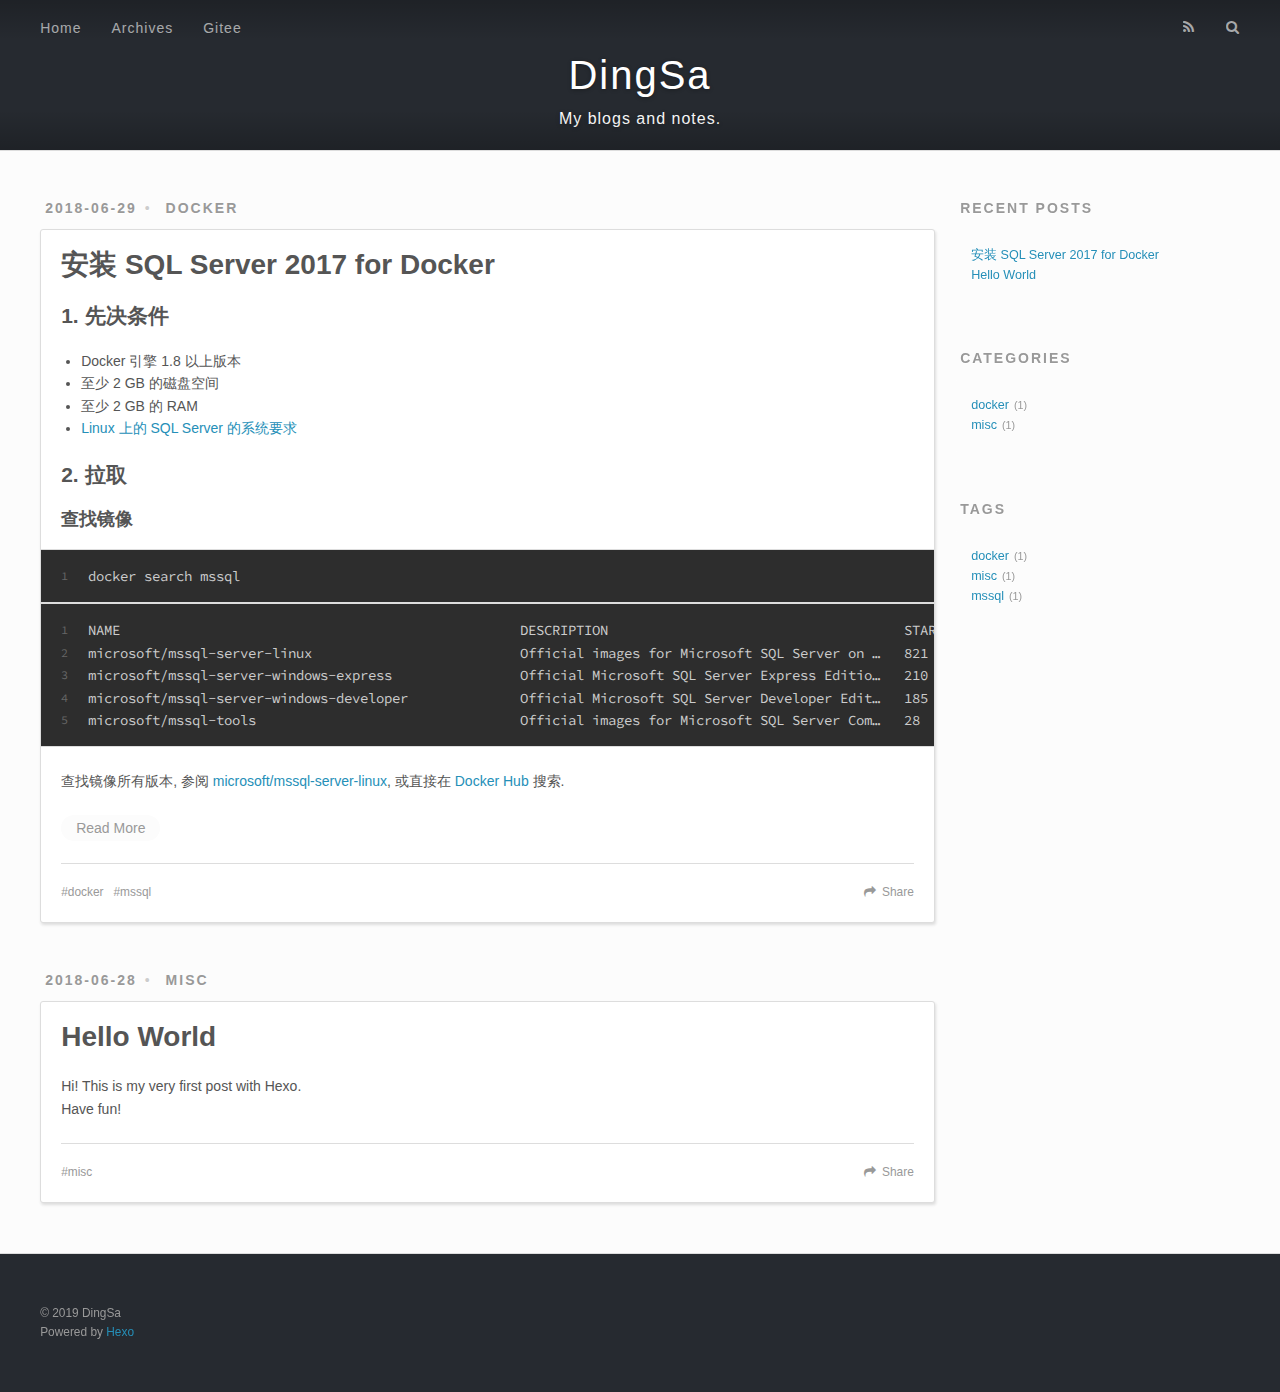
<file: index.html>
<!DOCTYPE html>
<html>
<head>
  <meta charset="utf-8">
  

<!-- Global site tag (gtag.js) - Google Analytics -->
<script async src="https://www.googletagmanager.com/gtag/js?id=UA-121647413-1"></script>
<script>
  window.dataLayer = window.dataLayer || [];
  function gtag(){dataLayer.push(arguments);}
  gtag('js', new Date());

  gtag('config', 'UA-121647413-1');
</script>

<!-- End Google Analytics -->


  
  <title>DingSa</title>
  <meta name="viewport" content="width=device-width, initial-scale=1, maximum-scale=1">
  <meta name="description" content="DingSa&apos;s blogs and notes">
<meta name="keywords" content="C#,.Net">
<meta property="og:type" content="website">
<meta property="og:title" content="DingSa">
<meta property="og:url" content="https://dingsa.github.io/index.html">
<meta property="og:site_name" content="DingSa">
<meta property="og:description" content="DingSa&apos;s blogs and notes">
<meta property="og:locale" content="default">
<meta name="twitter:card" content="summary">
<meta name="twitter:title" content="DingSa">
<meta name="twitter:description" content="DingSa&apos;s blogs and notes">
  
    <link rel="alternate" href="/atom.xml" title="DingSa" type="application/atom+xml">
  
  
    <link rel="icon" href="/favicon.png">
  
  
    <link href="//fonts.googleapis.com/css?family=Source+Code+Pro" rel="stylesheet" type="text/css">
  
  <link rel="stylesheet" href="/css/style.css">
</head>

<body>
  <div id="container">
    <div id="wrap">
      <header id="header">
  <div id="banner"></div>
  <div id="header-outer" class="outer">
    <div id="header-title" class="inner">
      <h1 id="logo-wrap">
        <a href="/" id="logo">DingSa</a>
      </h1>
      
        <h2 id="subtitle-wrap">
          <a href="/" id="subtitle">My blogs and notes.</a>
        </h2>
      
    </div>
    <div id="header-inner" class="inner">
      <nav id="main-nav">
        <a id="main-nav-toggle" class="nav-icon"></a>
        
          <a class="main-nav-link" href="/">Home</a>
        
          <a class="main-nav-link" href="/archives">Archives</a>
        
          <a class="main-nav-link" href="https://gitee.com/dingsa/">Gitee</a>
        
      </nav>
      <nav id="sub-nav">
        
          <a id="nav-rss-link" class="nav-icon" href="/atom.xml" title="RSS Feed"></a>
        
        <a id="nav-search-btn" class="nav-icon" title="Search"></a>
      </nav>
      <div id="search-form-wrap">
        <form action="//google.com/search" method="get" accept-charset="UTF-8" class="search-form"><input type="search" name="q" class="search-form-input" placeholder="Search"><button type="submit" class="search-form-submit">&#xF002;</button><input type="hidden" name="sitesearch" value="https://dingsa.github.io"></form>
      </div>
    </div>
  </div>
</header>
      <div class="outer">
        <section id="main">
  
    <article id="post-sql-server-2017-for-docker" class="article article-type-post" itemscope itemprop="blogPost">
  <div class="article-meta">
    <a href="/2018/06/29/sql-server-2017-for-docker/" class="article-date">
  <time datetime="2018-06-29T02:49:28.000Z" itemprop="datePublished">2018-06-29</time>
</a>
    
  <div class="article-category">
    <a class="article-category-link" href="/categories/docker/">docker</a>
  </div>

  </div>
  <div class="article-inner">
    
    
      <header class="article-header">
        
  
    <h1 itemprop="name">
      <a class="article-title" href="/2018/06/29/sql-server-2017-for-docker/">安装 SQL Server 2017 for Docker</a>
    </h1>
  

      </header>
    
    <div class="article-entry" itemprop="articleBody">
      
        <h2 id="1-先决条件"><a href="#1-先决条件" class="headerlink" title="1. 先决条件"></a>1. 先决条件</h2><ul>
<li>Docker 引擎 1.8 以上版本</li>
<li>至少 2 GB 的磁盘空间</li>
<li>至少 2 GB 的 RAM</li>
<li><a href="https://docs.microsoft.com/zh-cn/sql/linux/sql-server-linux-setup?view=sql-server-linux-2017#system" target="_blank" rel="noopener">Linux 上的 SQL Server 的系统要求</a></li>
</ul>
<h2 id="2-拉取"><a href="#2-拉取" class="headerlink" title="2. 拉取"></a>2. 拉取</h2><h3 id="查找镜像"><a href="#查找镜像" class="headerlink" title="查找镜像"></a>查找镜像</h3><figure class="highlight plain"><table><tr><td class="gutter"><pre><span class="line">1</span><br></pre></td><td class="code"><pre><span class="line">docker search mssql</span><br></pre></td></tr></table></figure>
<figure class="highlight plain"><table><tr><td class="gutter"><pre><span class="line">1</span><br><span class="line">2</span><br><span class="line">3</span><br><span class="line">4</span><br><span class="line">5</span><br></pre></td><td class="code"><pre><span class="line">NAME                                                  DESCRIPTION                                     STARS  </span><br><span class="line">microsoft/mssql-server-linux                          Official images for Microsoft SQL Server on …   821  </span><br><span class="line">microsoft/mssql-server-windows-express                Official Microsoft SQL Server Express Editio…   210  </span><br><span class="line">microsoft/mssql-server-windows-developer              Official Microsoft SQL Server Developer Edit…   185  </span><br><span class="line">microsoft/mssql-tools                                 Official images for Microsoft SQL Server Com…   28</span><br></pre></td></tr></table></figure>
<p>查找镜像所有版本, 参阅 <a href="https://hub.docker.com/r/microsoft/mssql-server-linux/tags/" target="_blank" rel="noopener">microsoft/mssql-server-linux</a>, 或直接在 <a href="https://hub.docker.com/" target="_blank" rel="noopener">Docker Hub</a> 搜索.</p>
        
          <p class="article-more-link">
            <a href="/2018/06/29/sql-server-2017-for-docker/#more">Read More</a>
          </p>
        
      
    </div>
    <footer class="article-footer">
      <a data-url="https://dingsa.github.io/2018/06/29/sql-server-2017-for-docker/" data-id="cjtybjhy60005d8t71kp7hfd8" class="article-share-link">Share</a>
      
      
  <ul class="article-tag-list"><li class="article-tag-list-item"><a class="article-tag-list-link" href="/tags/docker/">docker</a></li><li class="article-tag-list-item"><a class="article-tag-list-link" href="/tags/mssql/">mssql</a></li></ul>

    </footer>
  </div>
  <!--  -->
</article>


  
    <article id="post-hello-world" class="article article-type-post" itemscope itemprop="blogPost">
  <div class="article-meta">
    <a href="/2018/06/28/hello-world/" class="article-date">
  <time datetime="2018-06-28T09:46:00.000Z" itemprop="datePublished">2018-06-28</time>
</a>
    
  <div class="article-category">
    <a class="article-category-link" href="/categories/misc/">misc</a>
  </div>

  </div>
  <div class="article-inner">
    
    
      <header class="article-header">
        
  
    <h1 itemprop="name">
      <a class="article-title" href="/2018/06/28/hello-world/">Hello World</a>
    </h1>
  

      </header>
    
    <div class="article-entry" itemprop="articleBody">
      
        <p>Hi! This is my very first post with Hexo.<br>Have fun!</p>

      
    </div>
    <footer class="article-footer">
      <a data-url="https://dingsa.github.io/2018/06/28/hello-world/" data-id="cjtybjhxg0000d8t76w41e5rq" class="article-share-link">Share</a>
      
      
  <ul class="article-tag-list"><li class="article-tag-list-item"><a class="article-tag-list-link" href="/tags/misc/">misc</a></li></ul>

    </footer>
  </div>
  <!--  -->
</article>


  


</section>
        
          <aside id="sidebar">
  
    
  <div class="widget-wrap">
    <h3 class="widget-title">Recent Posts</h3>
    <div class="widget">
      <ul>
        
          <li>
            <a href="/2018/06/29/sql-server-2017-for-docker/">安装 SQL Server 2017 for Docker</a>
          </li>
        
          <li>
            <a href="/2018/06/28/hello-world/">Hello World</a>
          </li>
        
      </ul>
    </div>
  </div>

  
    
  <div class="widget-wrap">
    <h3 class="widget-title">Categories</h3>
    <div class="widget">
      <ul class="category-list"><li class="category-list-item"><a class="category-list-link" href="/categories/docker/">docker</a><span class="category-list-count">1</span></li><li class="category-list-item"><a class="category-list-link" href="/categories/misc/">misc</a><span class="category-list-count">1</span></li></ul>
    </div>
  </div>


  
    
  <div class="widget-wrap">
    <h3 class="widget-title">Tags</h3>
    <div class="widget">
      <ul class="tag-list"><li class="tag-list-item"><a class="tag-list-link" href="/tags/docker/">docker</a><span class="tag-list-count">1</span></li><li class="tag-list-item"><a class="tag-list-link" href="/tags/misc/">misc</a><span class="tag-list-count">1</span></li><li class="tag-list-item"><a class="tag-list-link" href="/tags/mssql/">mssql</a><span class="tag-list-count">1</span></li></ul>
    </div>
  </div>


  
</aside>
        
      </div>
      <footer id="footer">
  
  <div class="outer">
    <div id="footer-info" class="inner">
      &copy; 2019 DingSa<br>
      Powered by <a href="http://hexo.io/" target="_blank">Hexo</a>
    </div>
  </div>
</footer>
    </div>
    <nav id="mobile-nav">
  
    <a href="/" class="mobile-nav-link">Home</a>
  
    <a href="/archives" class="mobile-nav-link">Archives</a>
  
    <a href="https://gitee.com/dingsa/" class="mobile-nav-link">Gitee</a>
  
</nav>
    

<script src="//ajax.googleapis.com/ajax/libs/jquery/2.0.3/jquery.min.js"></script>


  <link rel="stylesheet" href="/fancybox/jquery.fancybox.css">
  <script src="/fancybox/jquery.fancybox.pack.js"></script>


<script src="/js/script.js"></script>



  </div>
</body>
</html>
</file>
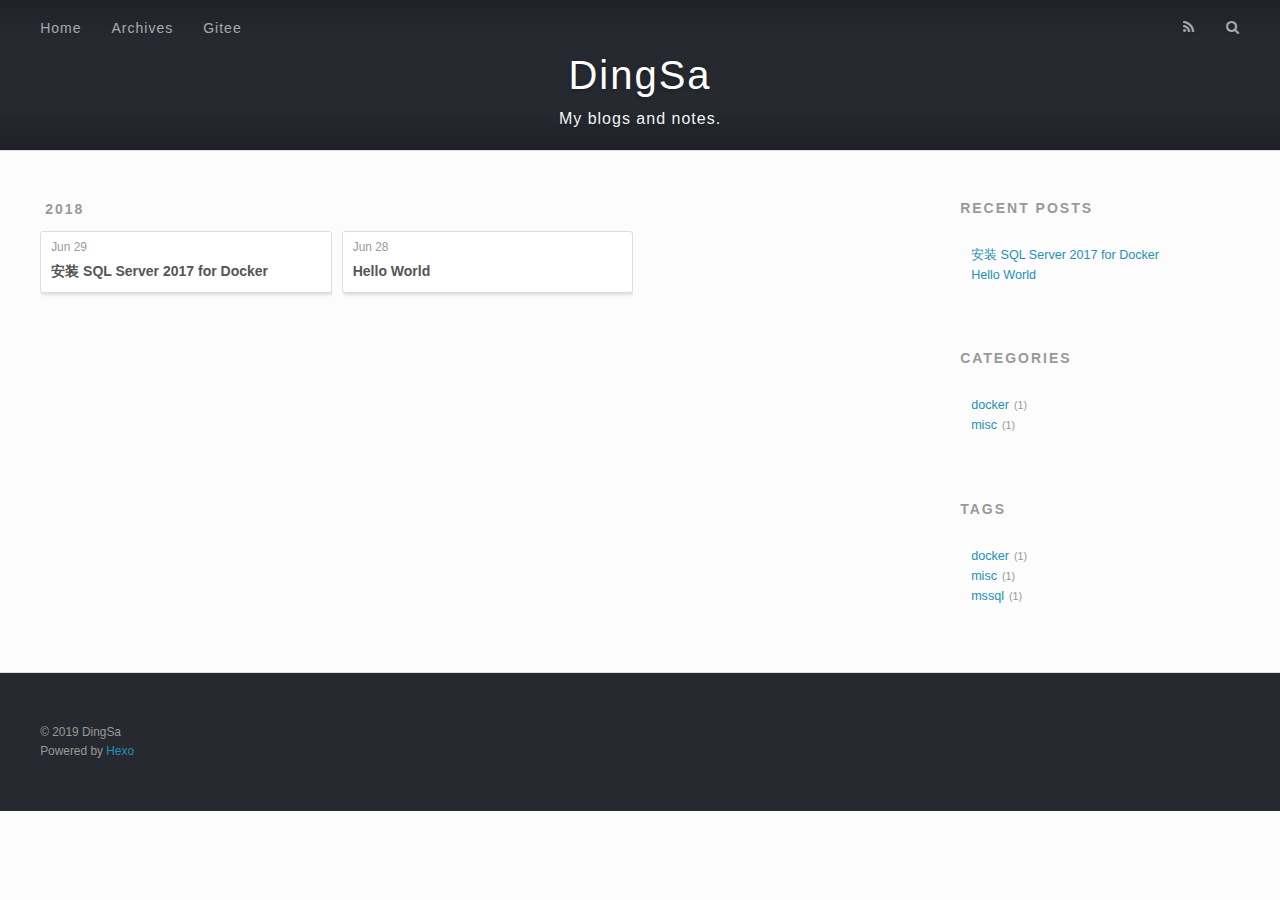
<file: archives/index.html>
<!DOCTYPE html>
<html>
<head>
  <meta charset="utf-8">
  

<!-- Global site tag (gtag.js) - Google Analytics -->
<script async src="https://www.googletagmanager.com/gtag/js?id=UA-121647413-1"></script>
<script>
  window.dataLayer = window.dataLayer || [];
  function gtag(){dataLayer.push(arguments);}
  gtag('js', new Date());

  gtag('config', 'UA-121647413-1');
</script>

<!-- End Google Analytics -->


  
  <title>Archives | DingSa</title>
  <meta name="viewport" content="width=device-width, initial-scale=1, maximum-scale=1">
  <meta name="description" content="DingSa&apos;s blogs and notes">
<meta name="keywords" content="C#,.Net">
<meta property="og:type" content="website">
<meta property="og:title" content="DingSa">
<meta property="og:url" content="https://dingsa.github.io/archives/index.html">
<meta property="og:site_name" content="DingSa">
<meta property="og:description" content="DingSa&apos;s blogs and notes">
<meta property="og:locale" content="default">
<meta name="twitter:card" content="summary">
<meta name="twitter:title" content="DingSa">
<meta name="twitter:description" content="DingSa&apos;s blogs and notes">
  
    <link rel="alternate" href="/atom.xml" title="DingSa" type="application/atom+xml">
  
  
    <link rel="icon" href="/favicon.png">
  
  
    <link href="//fonts.googleapis.com/css?family=Source+Code+Pro" rel="stylesheet" type="text/css">
  
  <link rel="stylesheet" href="/css/style.css">
</head>

<body>
  <div id="container">
    <div id="wrap">
      <header id="header">
  <div id="banner"></div>
  <div id="header-outer" class="outer">
    <div id="header-title" class="inner">
      <h1 id="logo-wrap">
        <a href="/" id="logo">DingSa</a>
      </h1>
      
        <h2 id="subtitle-wrap">
          <a href="/" id="subtitle">My blogs and notes.</a>
        </h2>
      
    </div>
    <div id="header-inner" class="inner">
      <nav id="main-nav">
        <a id="main-nav-toggle" class="nav-icon"></a>
        
          <a class="main-nav-link" href="/">Home</a>
        
          <a class="main-nav-link" href="/archives">Archives</a>
        
          <a class="main-nav-link" href="https://gitee.com/dingsa/">Gitee</a>
        
      </nav>
      <nav id="sub-nav">
        
          <a id="nav-rss-link" class="nav-icon" href="/atom.xml" title="RSS Feed"></a>
        
        <a id="nav-search-btn" class="nav-icon" title="Search"></a>
      </nav>
      <div id="search-form-wrap">
        <form action="//google.com/search" method="get" accept-charset="UTF-8" class="search-form"><input type="search" name="q" class="search-form-input" placeholder="Search"><button type="submit" class="search-form-submit">&#xF002;</button><input type="hidden" name="sitesearch" value="https://dingsa.github.io"></form>
      </div>
    </div>
  </div>
</header>
      <div class="outer">
        <section id="main">
  
  
    
    
      
      
      <section class="archives-wrap">
        <div class="archive-year-wrap">
          <a href="/archives/2018" class="archive-year">2018</a>
        </div>
        <div class="archives">
    
    <article class="archive-article archive-type-post">
  <div class="archive-article-inner">
    <header class="archive-article-header">
      <a href="/2018/06/29/sql-server-2017-for-docker/" class="archive-article-date">
  <time datetime="2018-06-29T02:49:28.000Z" itemprop="datePublished">Jun 29</time>
</a>
      
  
    <h1 itemprop="name">
      <a class="archive-article-title" href="/2018/06/29/sql-server-2017-for-docker/">安装 SQL Server 2017 for Docker</a>
    </h1>
  

    </header>
  </div>
</article>
  
    
    
    <article class="archive-article archive-type-post">
  <div class="archive-article-inner">
    <header class="archive-article-header">
      <a href="/2018/06/28/hello-world/" class="archive-article-date">
  <time datetime="2018-06-28T09:46:00.000Z" itemprop="datePublished">Jun 28</time>
</a>
      
  
    <h1 itemprop="name">
      <a class="archive-article-title" href="/2018/06/28/hello-world/">Hello World</a>
    </h1>
  

    </header>
  </div>
</article>
  
  
    </div></section>
  


</section>
        
          <aside id="sidebar">
  
    
  <div class="widget-wrap">
    <h3 class="widget-title">Recent Posts</h3>
    <div class="widget">
      <ul>
        
          <li>
            <a href="/2018/06/29/sql-server-2017-for-docker/">安装 SQL Server 2017 for Docker</a>
          </li>
        
          <li>
            <a href="/2018/06/28/hello-world/">Hello World</a>
          </li>
        
      </ul>
    </div>
  </div>

  
    
  <div class="widget-wrap">
    <h3 class="widget-title">Categories</h3>
    <div class="widget">
      <ul class="category-list"><li class="category-list-item"><a class="category-list-link" href="/categories/docker/">docker</a><span class="category-list-count">1</span></li><li class="category-list-item"><a class="category-list-link" href="/categories/misc/">misc</a><span class="category-list-count">1</span></li></ul>
    </div>
  </div>


  
    
  <div class="widget-wrap">
    <h3 class="widget-title">Tags</h3>
    <div class="widget">
      <ul class="tag-list"><li class="tag-list-item"><a class="tag-list-link" href="/tags/docker/">docker</a><span class="tag-list-count">1</span></li><li class="tag-list-item"><a class="tag-list-link" href="/tags/misc/">misc</a><span class="tag-list-count">1</span></li><li class="tag-list-item"><a class="tag-list-link" href="/tags/mssql/">mssql</a><span class="tag-list-count">1</span></li></ul>
    </div>
  </div>


  
</aside>
        
      </div>
      <footer id="footer">
  
  <div class="outer">
    <div id="footer-info" class="inner">
      &copy; 2019 DingSa<br>
      Powered by <a href="http://hexo.io/" target="_blank">Hexo</a>
    </div>
  </div>
</footer>
    </div>
    <nav id="mobile-nav">
  
    <a href="/" class="mobile-nav-link">Home</a>
  
    <a href="/archives" class="mobile-nav-link">Archives</a>
  
    <a href="https://gitee.com/dingsa/" class="mobile-nav-link">Gitee</a>
  
</nav>
    

<script src="//ajax.googleapis.com/ajax/libs/jquery/2.0.3/jquery.min.js"></script>


  <link rel="stylesheet" href="/fancybox/jquery.fancybox.css">
  <script src="/fancybox/jquery.fancybox.pack.js"></script>


<script src="/js/script.js"></script>



  </div>
</body>
</html>
</file>
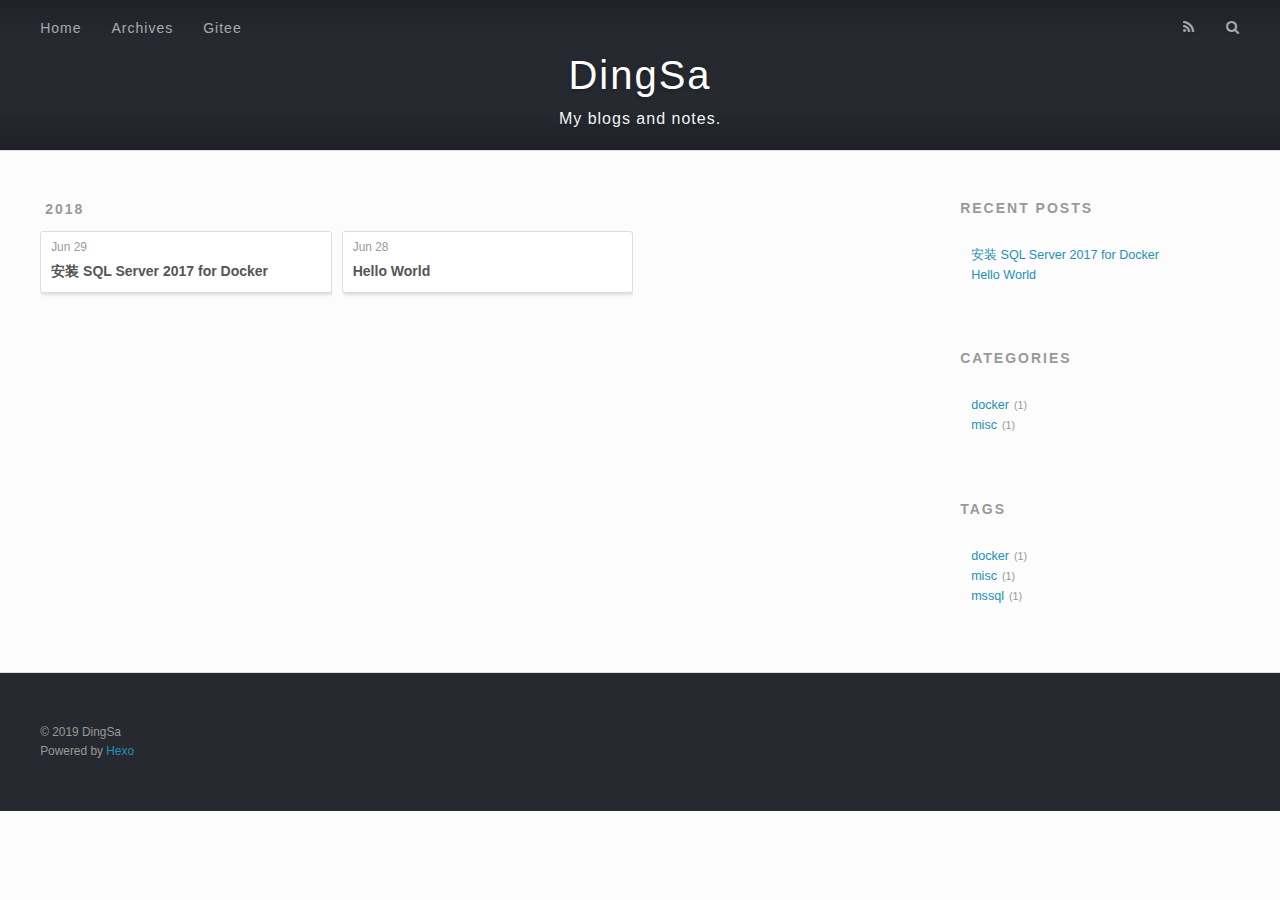
<file: archives/2018/index.html>
<!DOCTYPE html>
<html>
<head>
  <meta charset="utf-8">
  

<!-- Global site tag (gtag.js) - Google Analytics -->
<script async src="https://www.googletagmanager.com/gtag/js?id=UA-121647413-1"></script>
<script>
  window.dataLayer = window.dataLayer || [];
  function gtag(){dataLayer.push(arguments);}
  gtag('js', new Date());

  gtag('config', 'UA-121647413-1');
</script>

<!-- End Google Analytics -->


  
  <title>Archives: 2018 | DingSa</title>
  <meta name="viewport" content="width=device-width, initial-scale=1, maximum-scale=1">
  <meta name="description" content="DingSa&apos;s blogs and notes">
<meta name="keywords" content="C#,.Net">
<meta property="og:type" content="website">
<meta property="og:title" content="DingSa">
<meta property="og:url" content="https://dingsa.github.io/archives/2018/index.html">
<meta property="og:site_name" content="DingSa">
<meta property="og:description" content="DingSa&apos;s blogs and notes">
<meta property="og:locale" content="default">
<meta name="twitter:card" content="summary">
<meta name="twitter:title" content="DingSa">
<meta name="twitter:description" content="DingSa&apos;s blogs and notes">
  
    <link rel="alternate" href="/atom.xml" title="DingSa" type="application/atom+xml">
  
  
    <link rel="icon" href="/favicon.png">
  
  
    <link href="//fonts.googleapis.com/css?family=Source+Code+Pro" rel="stylesheet" type="text/css">
  
  <link rel="stylesheet" href="/css/style.css">
</head>

<body>
  <div id="container">
    <div id="wrap">
      <header id="header">
  <div id="banner"></div>
  <div id="header-outer" class="outer">
    <div id="header-title" class="inner">
      <h1 id="logo-wrap">
        <a href="/" id="logo">DingSa</a>
      </h1>
      
        <h2 id="subtitle-wrap">
          <a href="/" id="subtitle">My blogs and notes.</a>
        </h2>
      
    </div>
    <div id="header-inner" class="inner">
      <nav id="main-nav">
        <a id="main-nav-toggle" class="nav-icon"></a>
        
          <a class="main-nav-link" href="/">Home</a>
        
          <a class="main-nav-link" href="/archives">Archives</a>
        
          <a class="main-nav-link" href="https://gitee.com/dingsa/">Gitee</a>
        
      </nav>
      <nav id="sub-nav">
        
          <a id="nav-rss-link" class="nav-icon" href="/atom.xml" title="RSS Feed"></a>
        
        <a id="nav-search-btn" class="nav-icon" title="Search"></a>
      </nav>
      <div id="search-form-wrap">
        <form action="//google.com/search" method="get" accept-charset="UTF-8" class="search-form"><input type="search" name="q" class="search-form-input" placeholder="Search"><button type="submit" class="search-form-submit">&#xF002;</button><input type="hidden" name="sitesearch" value="https://dingsa.github.io"></form>
      </div>
    </div>
  </div>
</header>
      <div class="outer">
        <section id="main">
  
  
    
    
      
      
      <section class="archives-wrap">
        <div class="archive-year-wrap">
          <a href="/archives/2018" class="archive-year">2018</a>
        </div>
        <div class="archives">
    
    <article class="archive-article archive-type-post">
  <div class="archive-article-inner">
    <header class="archive-article-header">
      <a href="/2018/06/29/sql-server-2017-for-docker/" class="archive-article-date">
  <time datetime="2018-06-29T02:49:28.000Z" itemprop="datePublished">Jun 29</time>
</a>
      
  
    <h1 itemprop="name">
      <a class="archive-article-title" href="/2018/06/29/sql-server-2017-for-docker/">安装 SQL Server 2017 for Docker</a>
    </h1>
  

    </header>
  </div>
</article>
  
    
    
    <article class="archive-article archive-type-post">
  <div class="archive-article-inner">
    <header class="archive-article-header">
      <a href="/2018/06/28/hello-world/" class="archive-article-date">
  <time datetime="2018-06-28T09:46:00.000Z" itemprop="datePublished">Jun 28</time>
</a>
      
  
    <h1 itemprop="name">
      <a class="archive-article-title" href="/2018/06/28/hello-world/">Hello World</a>
    </h1>
  

    </header>
  </div>
</article>
  
  
    </div></section>
  


</section>
        
          <aside id="sidebar">
  
    
  <div class="widget-wrap">
    <h3 class="widget-title">Recent Posts</h3>
    <div class="widget">
      <ul>
        
          <li>
            <a href="/2018/06/29/sql-server-2017-for-docker/">安装 SQL Server 2017 for Docker</a>
          </li>
        
          <li>
            <a href="/2018/06/28/hello-world/">Hello World</a>
          </li>
        
      </ul>
    </div>
  </div>

  
    
  <div class="widget-wrap">
    <h3 class="widget-title">Categories</h3>
    <div class="widget">
      <ul class="category-list"><li class="category-list-item"><a class="category-list-link" href="/categories/docker/">docker</a><span class="category-list-count">1</span></li><li class="category-list-item"><a class="category-list-link" href="/categories/misc/">misc</a><span class="category-list-count">1</span></li></ul>
    </div>
  </div>


  
    
  <div class="widget-wrap">
    <h3 class="widget-title">Tags</h3>
    <div class="widget">
      <ul class="tag-list"><li class="tag-list-item"><a class="tag-list-link" href="/tags/docker/">docker</a><span class="tag-list-count">1</span></li><li class="tag-list-item"><a class="tag-list-link" href="/tags/misc/">misc</a><span class="tag-list-count">1</span></li><li class="tag-list-item"><a class="tag-list-link" href="/tags/mssql/">mssql</a><span class="tag-list-count">1</span></li></ul>
    </div>
  </div>


  
</aside>
        
      </div>
      <footer id="footer">
  
  <div class="outer">
    <div id="footer-info" class="inner">
      &copy; 2019 DingSa<br>
      Powered by <a href="http://hexo.io/" target="_blank">Hexo</a>
    </div>
  </div>
</footer>
    </div>
    <nav id="mobile-nav">
  
    <a href="/" class="mobile-nav-link">Home</a>
  
    <a href="/archives" class="mobile-nav-link">Archives</a>
  
    <a href="https://gitee.com/dingsa/" class="mobile-nav-link">Gitee</a>
  
</nav>
    

<script src="//ajax.googleapis.com/ajax/libs/jquery/2.0.3/jquery.min.js"></script>


  <link rel="stylesheet" href="/fancybox/jquery.fancybox.css">
  <script src="/fancybox/jquery.fancybox.pack.js"></script>


<script src="/js/script.js"></script>



  </div>
</body>
</html>
</file>
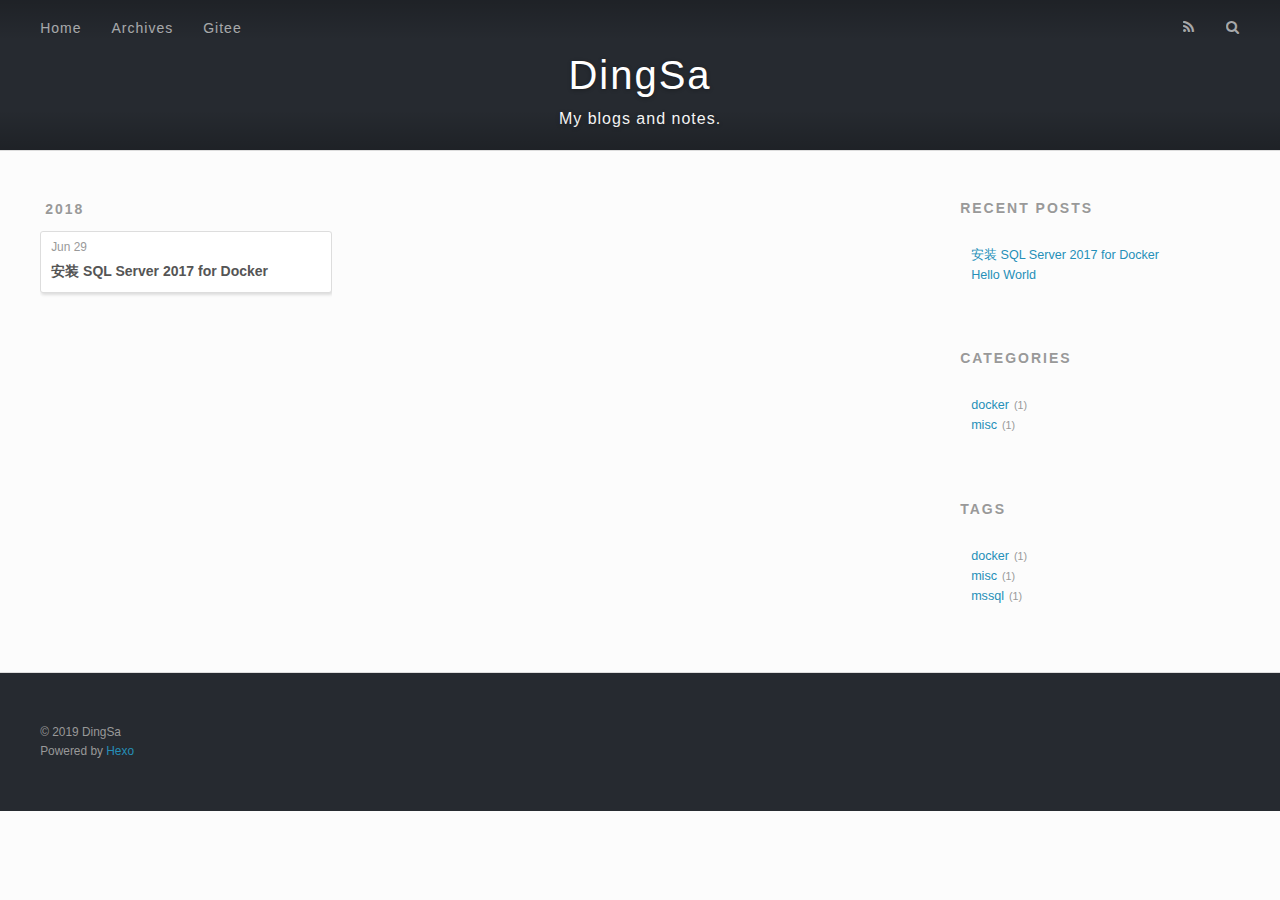
<file: categories/docker/index.html>
<!DOCTYPE html>
<html>
<head>
  <meta charset="utf-8">
  

<!-- Global site tag (gtag.js) - Google Analytics -->
<script async src="https://www.googletagmanager.com/gtag/js?id=UA-121647413-1"></script>
<script>
  window.dataLayer = window.dataLayer || [];
  function gtag(){dataLayer.push(arguments);}
  gtag('js', new Date());

  gtag('config', 'UA-121647413-1');
</script>

<!-- End Google Analytics -->


  
  <title>Category: docker | DingSa</title>
  <meta name="viewport" content="width=device-width, initial-scale=1, maximum-scale=1">
  <meta name="description" content="DingSa&apos;s blogs and notes">
<meta name="keywords" content="C#,.Net">
<meta property="og:type" content="website">
<meta property="og:title" content="DingSa">
<meta property="og:url" content="https://dingsa.github.io/categories/docker/index.html">
<meta property="og:site_name" content="DingSa">
<meta property="og:description" content="DingSa&apos;s blogs and notes">
<meta property="og:locale" content="default">
<meta name="twitter:card" content="summary">
<meta name="twitter:title" content="DingSa">
<meta name="twitter:description" content="DingSa&apos;s blogs and notes">
  
    <link rel="alternate" href="/atom.xml" title="DingSa" type="application/atom+xml">
  
  
    <link rel="icon" href="/favicon.png">
  
  
    <link href="//fonts.googleapis.com/css?family=Source+Code+Pro" rel="stylesheet" type="text/css">
  
  <link rel="stylesheet" href="/css/style.css">
</head>

<body>
  <div id="container">
    <div id="wrap">
      <header id="header">
  <div id="banner"></div>
  <div id="header-outer" class="outer">
    <div id="header-title" class="inner">
      <h1 id="logo-wrap">
        <a href="/" id="logo">DingSa</a>
      </h1>
      
        <h2 id="subtitle-wrap">
          <a href="/" id="subtitle">My blogs and notes.</a>
        </h2>
      
    </div>
    <div id="header-inner" class="inner">
      <nav id="main-nav">
        <a id="main-nav-toggle" class="nav-icon"></a>
        
          <a class="main-nav-link" href="/">Home</a>
        
          <a class="main-nav-link" href="/archives">Archives</a>
        
          <a class="main-nav-link" href="https://gitee.com/dingsa/">Gitee</a>
        
      </nav>
      <nav id="sub-nav">
        
          <a id="nav-rss-link" class="nav-icon" href="/atom.xml" title="RSS Feed"></a>
        
        <a id="nav-search-btn" class="nav-icon" title="Search"></a>
      </nav>
      <div id="search-form-wrap">
        <form action="//google.com/search" method="get" accept-charset="UTF-8" class="search-form"><input type="search" name="q" class="search-form-input" placeholder="Search"><button type="submit" class="search-form-submit">&#xF002;</button><input type="hidden" name="sitesearch" value="https://dingsa.github.io"></form>
      </div>
    </div>
  </div>
</header>
      <div class="outer">
        <section id="main">
  
  
    
    
      
      
      <section class="archives-wrap">
        <div class="archive-year-wrap">
          <a href="/archives/2018" class="archive-year">2018</a>
        </div>
        <div class="archives">
    
    <article class="archive-article archive-type-post">
  <div class="archive-article-inner">
    <header class="archive-article-header">
      <a href="/2018/06/29/sql-server-2017-for-docker/" class="archive-article-date">
  <time datetime="2018-06-29T02:49:28.000Z" itemprop="datePublished">Jun 29</time>
</a>
      
  
    <h1 itemprop="name">
      <a class="archive-article-title" href="/2018/06/29/sql-server-2017-for-docker/">安装 SQL Server 2017 for Docker</a>
    </h1>
  

    </header>
  </div>
</article>
  
  
    </div></section>
  


</section>
        
          <aside id="sidebar">
  
    
  <div class="widget-wrap">
    <h3 class="widget-title">Recent Posts</h3>
    <div class="widget">
      <ul>
        
          <li>
            <a href="/2018/06/29/sql-server-2017-for-docker/">安装 SQL Server 2017 for Docker</a>
          </li>
        
          <li>
            <a href="/2018/06/28/hello-world/">Hello World</a>
          </li>
        
      </ul>
    </div>
  </div>

  
    
  <div class="widget-wrap">
    <h3 class="widget-title">Categories</h3>
    <div class="widget">
      <ul class="category-list"><li class="category-list-item"><a class="category-list-link" href="/categories/docker/">docker</a><span class="category-list-count">1</span></li><li class="category-list-item"><a class="category-list-link" href="/categories/misc/">misc</a><span class="category-list-count">1</span></li></ul>
    </div>
  </div>


  
    
  <div class="widget-wrap">
    <h3 class="widget-title">Tags</h3>
    <div class="widget">
      <ul class="tag-list"><li class="tag-list-item"><a class="tag-list-link" href="/tags/docker/">docker</a><span class="tag-list-count">1</span></li><li class="tag-list-item"><a class="tag-list-link" href="/tags/misc/">misc</a><span class="tag-list-count">1</span></li><li class="tag-list-item"><a class="tag-list-link" href="/tags/mssql/">mssql</a><span class="tag-list-count">1</span></li></ul>
    </div>
  </div>


  
</aside>
        
      </div>
      <footer id="footer">
  
  <div class="outer">
    <div id="footer-info" class="inner">
      &copy; 2019 DingSa<br>
      Powered by <a href="http://hexo.io/" target="_blank">Hexo</a>
    </div>
  </div>
</footer>
    </div>
    <nav id="mobile-nav">
  
    <a href="/" class="mobile-nav-link">Home</a>
  
    <a href="/archives" class="mobile-nav-link">Archives</a>
  
    <a href="https://gitee.com/dingsa/" class="mobile-nav-link">Gitee</a>
  
</nav>
    

<script src="//ajax.googleapis.com/ajax/libs/jquery/2.0.3/jquery.min.js"></script>


  <link rel="stylesheet" href="/fancybox/jquery.fancybox.css">
  <script src="/fancybox/jquery.fancybox.pack.js"></script>


<script src="/js/script.js"></script>



  </div>
</body>
</html>
</file>
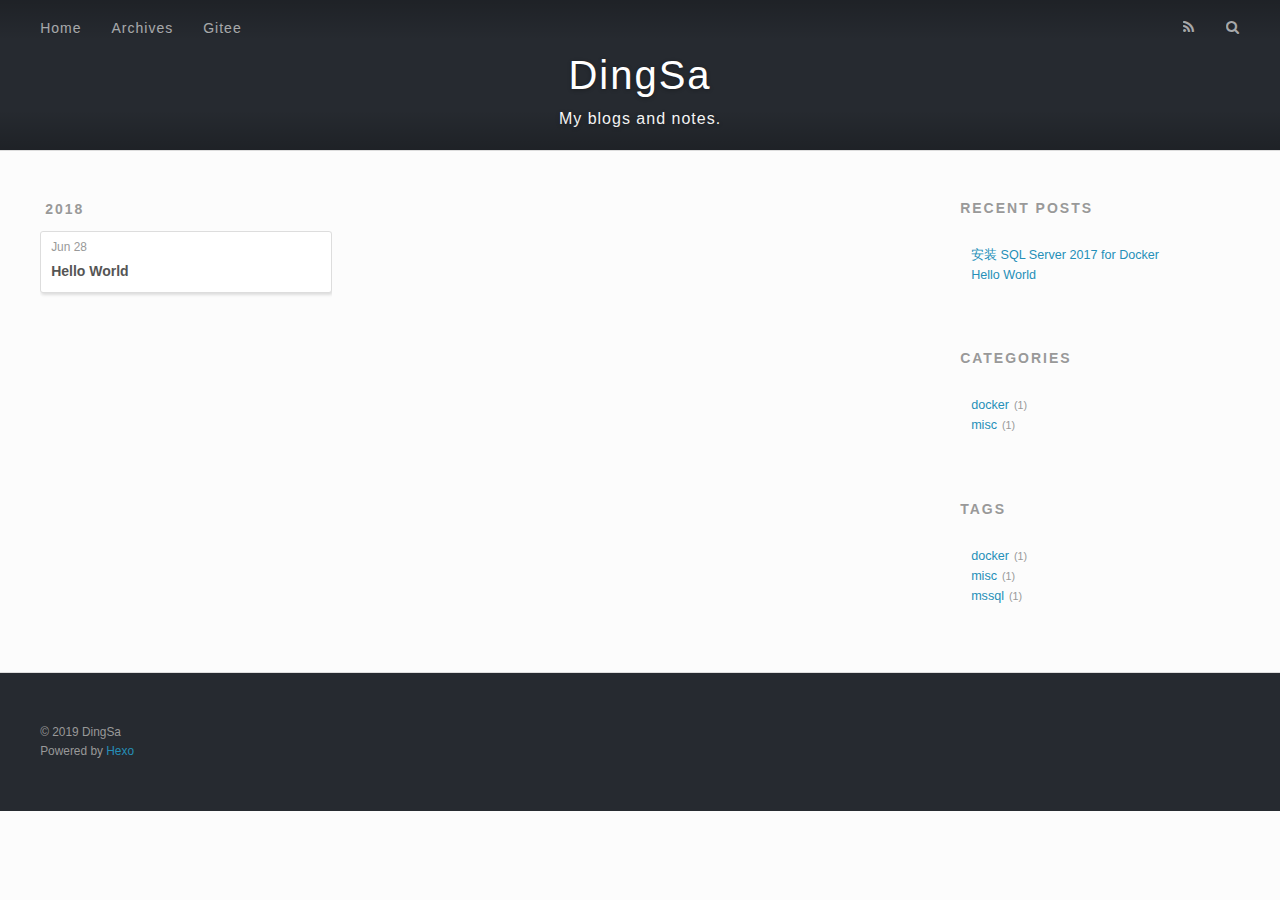
<file: categories/misc/index.html>
<!DOCTYPE html>
<html>
<head>
  <meta charset="utf-8">
  

<!-- Global site tag (gtag.js) - Google Analytics -->
<script async src="https://www.googletagmanager.com/gtag/js?id=UA-121647413-1"></script>
<script>
  window.dataLayer = window.dataLayer || [];
  function gtag(){dataLayer.push(arguments);}
  gtag('js', new Date());

  gtag('config', 'UA-121647413-1');
</script>

<!-- End Google Analytics -->


  
  <title>Category: misc | DingSa</title>
  <meta name="viewport" content="width=device-width, initial-scale=1, maximum-scale=1">
  <meta name="description" content="DingSa&apos;s blogs and notes">
<meta name="keywords" content="C#,.Net">
<meta property="og:type" content="website">
<meta property="og:title" content="DingSa">
<meta property="og:url" content="https://dingsa.github.io/categories/misc/index.html">
<meta property="og:site_name" content="DingSa">
<meta property="og:description" content="DingSa&apos;s blogs and notes">
<meta property="og:locale" content="default">
<meta name="twitter:card" content="summary">
<meta name="twitter:title" content="DingSa">
<meta name="twitter:description" content="DingSa&apos;s blogs and notes">
  
    <link rel="alternate" href="/atom.xml" title="DingSa" type="application/atom+xml">
  
  
    <link rel="icon" href="/favicon.png">
  
  
    <link href="//fonts.googleapis.com/css?family=Source+Code+Pro" rel="stylesheet" type="text/css">
  
  <link rel="stylesheet" href="/css/style.css">
</head>

<body>
  <div id="container">
    <div id="wrap">
      <header id="header">
  <div id="banner"></div>
  <div id="header-outer" class="outer">
    <div id="header-title" class="inner">
      <h1 id="logo-wrap">
        <a href="/" id="logo">DingSa</a>
      </h1>
      
        <h2 id="subtitle-wrap">
          <a href="/" id="subtitle">My blogs and notes.</a>
        </h2>
      
    </div>
    <div id="header-inner" class="inner">
      <nav id="main-nav">
        <a id="main-nav-toggle" class="nav-icon"></a>
        
          <a class="main-nav-link" href="/">Home</a>
        
          <a class="main-nav-link" href="/archives">Archives</a>
        
          <a class="main-nav-link" href="https://gitee.com/dingsa/">Gitee</a>
        
      </nav>
      <nav id="sub-nav">
        
          <a id="nav-rss-link" class="nav-icon" href="/atom.xml" title="RSS Feed"></a>
        
        <a id="nav-search-btn" class="nav-icon" title="Search"></a>
      </nav>
      <div id="search-form-wrap">
        <form action="//google.com/search" method="get" accept-charset="UTF-8" class="search-form"><input type="search" name="q" class="search-form-input" placeholder="Search"><button type="submit" class="search-form-submit">&#xF002;</button><input type="hidden" name="sitesearch" value="https://dingsa.github.io"></form>
      </div>
    </div>
  </div>
</header>
      <div class="outer">
        <section id="main">
  
  
    
    
      
      
      <section class="archives-wrap">
        <div class="archive-year-wrap">
          <a href="/archives/2018" class="archive-year">2018</a>
        </div>
        <div class="archives">
    
    <article class="archive-article archive-type-post">
  <div class="archive-article-inner">
    <header class="archive-article-header">
      <a href="/2018/06/28/hello-world/" class="archive-article-date">
  <time datetime="2018-06-28T09:46:00.000Z" itemprop="datePublished">Jun 28</time>
</a>
      
  
    <h1 itemprop="name">
      <a class="archive-article-title" href="/2018/06/28/hello-world/">Hello World</a>
    </h1>
  

    </header>
  </div>
</article>
  
  
    </div></section>
  


</section>
        
          <aside id="sidebar">
  
    
  <div class="widget-wrap">
    <h3 class="widget-title">Recent Posts</h3>
    <div class="widget">
      <ul>
        
          <li>
            <a href="/2018/06/29/sql-server-2017-for-docker/">安装 SQL Server 2017 for Docker</a>
          </li>
        
          <li>
            <a href="/2018/06/28/hello-world/">Hello World</a>
          </li>
        
      </ul>
    </div>
  </div>

  
    
  <div class="widget-wrap">
    <h3 class="widget-title">Categories</h3>
    <div class="widget">
      <ul class="category-list"><li class="category-list-item"><a class="category-list-link" href="/categories/docker/">docker</a><span class="category-list-count">1</span></li><li class="category-list-item"><a class="category-list-link" href="/categories/misc/">misc</a><span class="category-list-count">1</span></li></ul>
    </div>
  </div>


  
    
  <div class="widget-wrap">
    <h3 class="widget-title">Tags</h3>
    <div class="widget">
      <ul class="tag-list"><li class="tag-list-item"><a class="tag-list-link" href="/tags/docker/">docker</a><span class="tag-list-count">1</span></li><li class="tag-list-item"><a class="tag-list-link" href="/tags/misc/">misc</a><span class="tag-list-count">1</span></li><li class="tag-list-item"><a class="tag-list-link" href="/tags/mssql/">mssql</a><span class="tag-list-count">1</span></li></ul>
    </div>
  </div>


  
</aside>
        
      </div>
      <footer id="footer">
  
  <div class="outer">
    <div id="footer-info" class="inner">
      &copy; 2019 DingSa<br>
      Powered by <a href="http://hexo.io/" target="_blank">Hexo</a>
    </div>
  </div>
</footer>
    </div>
    <nav id="mobile-nav">
  
    <a href="/" class="mobile-nav-link">Home</a>
  
    <a href="/archives" class="mobile-nav-link">Archives</a>
  
    <a href="https://gitee.com/dingsa/" class="mobile-nav-link">Gitee</a>
  
</nav>
    

<script src="//ajax.googleapis.com/ajax/libs/jquery/2.0.3/jquery.min.js"></script>


  <link rel="stylesheet" href="/fancybox/jquery.fancybox.css">
  <script src="/fancybox/jquery.fancybox.pack.js"></script>


<script src="/js/script.js"></script>



  </div>
</body>
</html>
</file>
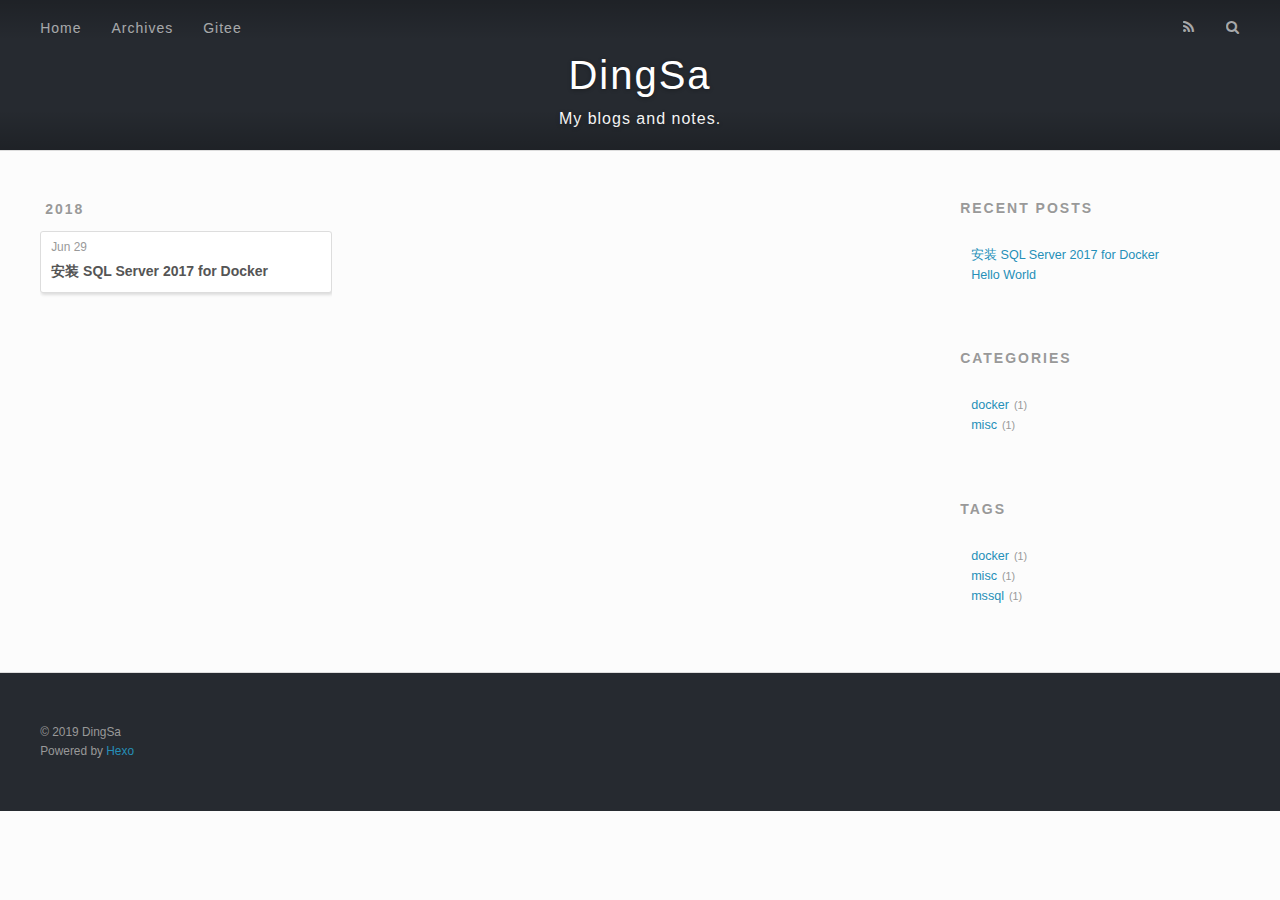
<file: tags/docker/index.html>
<!DOCTYPE html>
<html>
<head>
  <meta charset="utf-8">
  

<!-- Global site tag (gtag.js) - Google Analytics -->
<script async src="https://www.googletagmanager.com/gtag/js?id=UA-121647413-1"></script>
<script>
  window.dataLayer = window.dataLayer || [];
  function gtag(){dataLayer.push(arguments);}
  gtag('js', new Date());

  gtag('config', 'UA-121647413-1');
</script>

<!-- End Google Analytics -->


  
  <title>Tag: docker | DingSa</title>
  <meta name="viewport" content="width=device-width, initial-scale=1, maximum-scale=1">
  <meta name="description" content="DingSa&apos;s blogs and notes">
<meta name="keywords" content="C#,.Net">
<meta property="og:type" content="website">
<meta property="og:title" content="DingSa">
<meta property="og:url" content="https://dingsa.github.io/tags/docker/index.html">
<meta property="og:site_name" content="DingSa">
<meta property="og:description" content="DingSa&apos;s blogs and notes">
<meta property="og:locale" content="default">
<meta name="twitter:card" content="summary">
<meta name="twitter:title" content="DingSa">
<meta name="twitter:description" content="DingSa&apos;s blogs and notes">
  
    <link rel="alternate" href="/atom.xml" title="DingSa" type="application/atom+xml">
  
  
    <link rel="icon" href="/favicon.png">
  
  
    <link href="//fonts.googleapis.com/css?family=Source+Code+Pro" rel="stylesheet" type="text/css">
  
  <link rel="stylesheet" href="/css/style.css">
</head>

<body>
  <div id="container">
    <div id="wrap">
      <header id="header">
  <div id="banner"></div>
  <div id="header-outer" class="outer">
    <div id="header-title" class="inner">
      <h1 id="logo-wrap">
        <a href="/" id="logo">DingSa</a>
      </h1>
      
        <h2 id="subtitle-wrap">
          <a href="/" id="subtitle">My blogs and notes.</a>
        </h2>
      
    </div>
    <div id="header-inner" class="inner">
      <nav id="main-nav">
        <a id="main-nav-toggle" class="nav-icon"></a>
        
          <a class="main-nav-link" href="/">Home</a>
        
          <a class="main-nav-link" href="/archives">Archives</a>
        
          <a class="main-nav-link" href="https://gitee.com/dingsa/">Gitee</a>
        
      </nav>
      <nav id="sub-nav">
        
          <a id="nav-rss-link" class="nav-icon" href="/atom.xml" title="RSS Feed"></a>
        
        <a id="nav-search-btn" class="nav-icon" title="Search"></a>
      </nav>
      <div id="search-form-wrap">
        <form action="//google.com/search" method="get" accept-charset="UTF-8" class="search-form"><input type="search" name="q" class="search-form-input" placeholder="Search"><button type="submit" class="search-form-submit">&#xF002;</button><input type="hidden" name="sitesearch" value="https://dingsa.github.io"></form>
      </div>
    </div>
  </div>
</header>
      <div class="outer">
        <section id="main">
  
  
    
    
      
      
      <section class="archives-wrap">
        <div class="archive-year-wrap">
          <a href="/archives/2018" class="archive-year">2018</a>
        </div>
        <div class="archives">
    
    <article class="archive-article archive-type-post">
  <div class="archive-article-inner">
    <header class="archive-article-header">
      <a href="/2018/06/29/sql-server-2017-for-docker/" class="archive-article-date">
  <time datetime="2018-06-29T02:49:28.000Z" itemprop="datePublished">Jun 29</time>
</a>
      
  
    <h1 itemprop="name">
      <a class="archive-article-title" href="/2018/06/29/sql-server-2017-for-docker/">安装 SQL Server 2017 for Docker</a>
    </h1>
  

    </header>
  </div>
</article>
  
  
    </div></section>
  


</section>
        
          <aside id="sidebar">
  
    
  <div class="widget-wrap">
    <h3 class="widget-title">Recent Posts</h3>
    <div class="widget">
      <ul>
        
          <li>
            <a href="/2018/06/29/sql-server-2017-for-docker/">安装 SQL Server 2017 for Docker</a>
          </li>
        
          <li>
            <a href="/2018/06/28/hello-world/">Hello World</a>
          </li>
        
      </ul>
    </div>
  </div>

  
    
  <div class="widget-wrap">
    <h3 class="widget-title">Categories</h3>
    <div class="widget">
      <ul class="category-list"><li class="category-list-item"><a class="category-list-link" href="/categories/docker/">docker</a><span class="category-list-count">1</span></li><li class="category-list-item"><a class="category-list-link" href="/categories/misc/">misc</a><span class="category-list-count">1</span></li></ul>
    </div>
  </div>


  
    
  <div class="widget-wrap">
    <h3 class="widget-title">Tags</h3>
    <div class="widget">
      <ul class="tag-list"><li class="tag-list-item"><a class="tag-list-link" href="/tags/docker/">docker</a><span class="tag-list-count">1</span></li><li class="tag-list-item"><a class="tag-list-link" href="/tags/misc/">misc</a><span class="tag-list-count">1</span></li><li class="tag-list-item"><a class="tag-list-link" href="/tags/mssql/">mssql</a><span class="tag-list-count">1</span></li></ul>
    </div>
  </div>


  
</aside>
        
      </div>
      <footer id="footer">
  
  <div class="outer">
    <div id="footer-info" class="inner">
      &copy; 2019 DingSa<br>
      Powered by <a href="http://hexo.io/" target="_blank">Hexo</a>
    </div>
  </div>
</footer>
    </div>
    <nav id="mobile-nav">
  
    <a href="/" class="mobile-nav-link">Home</a>
  
    <a href="/archives" class="mobile-nav-link">Archives</a>
  
    <a href="https://gitee.com/dingsa/" class="mobile-nav-link">Gitee</a>
  
</nav>
    

<script src="//ajax.googleapis.com/ajax/libs/jquery/2.0.3/jquery.min.js"></script>


  <link rel="stylesheet" href="/fancybox/jquery.fancybox.css">
  <script src="/fancybox/jquery.fancybox.pack.js"></script>


<script src="/js/script.js"></script>



  </div>
</body>
</html>
</file>
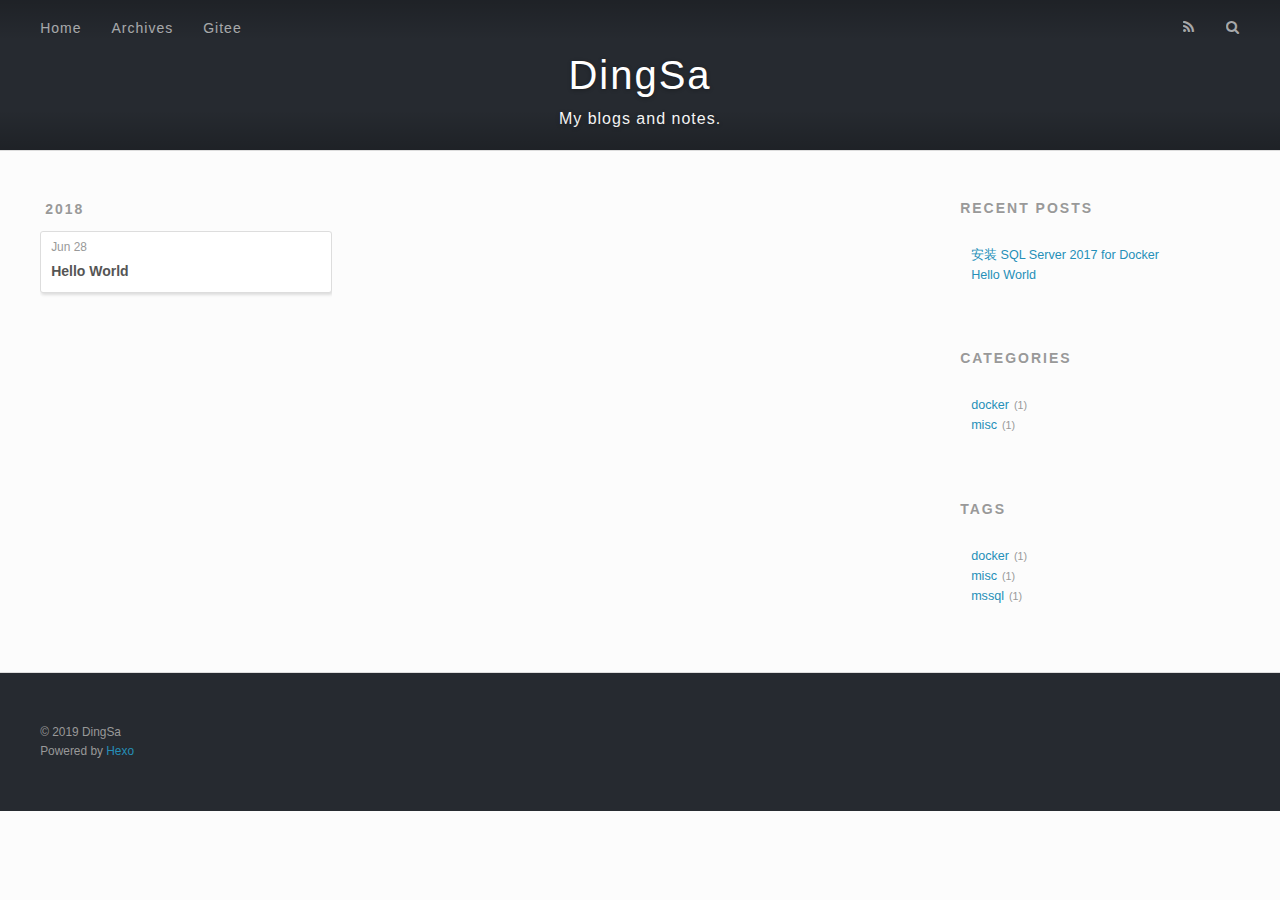
<file: tags/misc/index.html>
<!DOCTYPE html>
<html>
<head>
  <meta charset="utf-8">
  

<!-- Global site tag (gtag.js) - Google Analytics -->
<script async src="https://www.googletagmanager.com/gtag/js?id=UA-121647413-1"></script>
<script>
  window.dataLayer = window.dataLayer || [];
  function gtag(){dataLayer.push(arguments);}
  gtag('js', new Date());

  gtag('config', 'UA-121647413-1');
</script>

<!-- End Google Analytics -->


  
  <title>Tag: misc | DingSa</title>
  <meta name="viewport" content="width=device-width, initial-scale=1, maximum-scale=1">
  <meta name="description" content="DingSa&apos;s blogs and notes">
<meta name="keywords" content="C#,.Net">
<meta property="og:type" content="website">
<meta property="og:title" content="DingSa">
<meta property="og:url" content="https://dingsa.github.io/tags/misc/index.html">
<meta property="og:site_name" content="DingSa">
<meta property="og:description" content="DingSa&apos;s blogs and notes">
<meta property="og:locale" content="default">
<meta name="twitter:card" content="summary">
<meta name="twitter:title" content="DingSa">
<meta name="twitter:description" content="DingSa&apos;s blogs and notes">
  
    <link rel="alternate" href="/atom.xml" title="DingSa" type="application/atom+xml">
  
  
    <link rel="icon" href="/favicon.png">
  
  
    <link href="//fonts.googleapis.com/css?family=Source+Code+Pro" rel="stylesheet" type="text/css">
  
  <link rel="stylesheet" href="/css/style.css">
</head>

<body>
  <div id="container">
    <div id="wrap">
      <header id="header">
  <div id="banner"></div>
  <div id="header-outer" class="outer">
    <div id="header-title" class="inner">
      <h1 id="logo-wrap">
        <a href="/" id="logo">DingSa</a>
      </h1>
      
        <h2 id="subtitle-wrap">
          <a href="/" id="subtitle">My blogs and notes.</a>
        </h2>
      
    </div>
    <div id="header-inner" class="inner">
      <nav id="main-nav">
        <a id="main-nav-toggle" class="nav-icon"></a>
        
          <a class="main-nav-link" href="/">Home</a>
        
          <a class="main-nav-link" href="/archives">Archives</a>
        
          <a class="main-nav-link" href="https://gitee.com/dingsa/">Gitee</a>
        
      </nav>
      <nav id="sub-nav">
        
          <a id="nav-rss-link" class="nav-icon" href="/atom.xml" title="RSS Feed"></a>
        
        <a id="nav-search-btn" class="nav-icon" title="Search"></a>
      </nav>
      <div id="search-form-wrap">
        <form action="//google.com/search" method="get" accept-charset="UTF-8" class="search-form"><input type="search" name="q" class="search-form-input" placeholder="Search"><button type="submit" class="search-form-submit">&#xF002;</button><input type="hidden" name="sitesearch" value="https://dingsa.github.io"></form>
      </div>
    </div>
  </div>
</header>
      <div class="outer">
        <section id="main">
  
  
    
    
      
      
      <section class="archives-wrap">
        <div class="archive-year-wrap">
          <a href="/archives/2018" class="archive-year">2018</a>
        </div>
        <div class="archives">
    
    <article class="archive-article archive-type-post">
  <div class="archive-article-inner">
    <header class="archive-article-header">
      <a href="/2018/06/28/hello-world/" class="archive-article-date">
  <time datetime="2018-06-28T09:46:00.000Z" itemprop="datePublished">Jun 28</time>
</a>
      
  
    <h1 itemprop="name">
      <a class="archive-article-title" href="/2018/06/28/hello-world/">Hello World</a>
    </h1>
  

    </header>
  </div>
</article>
  
  
    </div></section>
  


</section>
        
          <aside id="sidebar">
  
    
  <div class="widget-wrap">
    <h3 class="widget-title">Recent Posts</h3>
    <div class="widget">
      <ul>
        
          <li>
            <a href="/2018/06/29/sql-server-2017-for-docker/">安装 SQL Server 2017 for Docker</a>
          </li>
        
          <li>
            <a href="/2018/06/28/hello-world/">Hello World</a>
          </li>
        
      </ul>
    </div>
  </div>

  
    
  <div class="widget-wrap">
    <h3 class="widget-title">Categories</h3>
    <div class="widget">
      <ul class="category-list"><li class="category-list-item"><a class="category-list-link" href="/categories/docker/">docker</a><span class="category-list-count">1</span></li><li class="category-list-item"><a class="category-list-link" href="/categories/misc/">misc</a><span class="category-list-count">1</span></li></ul>
    </div>
  </div>


  
    
  <div class="widget-wrap">
    <h3 class="widget-title">Tags</h3>
    <div class="widget">
      <ul class="tag-list"><li class="tag-list-item"><a class="tag-list-link" href="/tags/docker/">docker</a><span class="tag-list-count">1</span></li><li class="tag-list-item"><a class="tag-list-link" href="/tags/misc/">misc</a><span class="tag-list-count">1</span></li><li class="tag-list-item"><a class="tag-list-link" href="/tags/mssql/">mssql</a><span class="tag-list-count">1</span></li></ul>
    </div>
  </div>


  
</aside>
        
      </div>
      <footer id="footer">
  
  <div class="outer">
    <div id="footer-info" class="inner">
      &copy; 2019 DingSa<br>
      Powered by <a href="http://hexo.io/" target="_blank">Hexo</a>
    </div>
  </div>
</footer>
    </div>
    <nav id="mobile-nav">
  
    <a href="/" class="mobile-nav-link">Home</a>
  
    <a href="/archives" class="mobile-nav-link">Archives</a>
  
    <a href="https://gitee.com/dingsa/" class="mobile-nav-link">Gitee</a>
  
</nav>
    

<script src="//ajax.googleapis.com/ajax/libs/jquery/2.0.3/jquery.min.js"></script>


  <link rel="stylesheet" href="/fancybox/jquery.fancybox.css">
  <script src="/fancybox/jquery.fancybox.pack.js"></script>


<script src="/js/script.js"></script>



  </div>
</body>
</html>
</file>
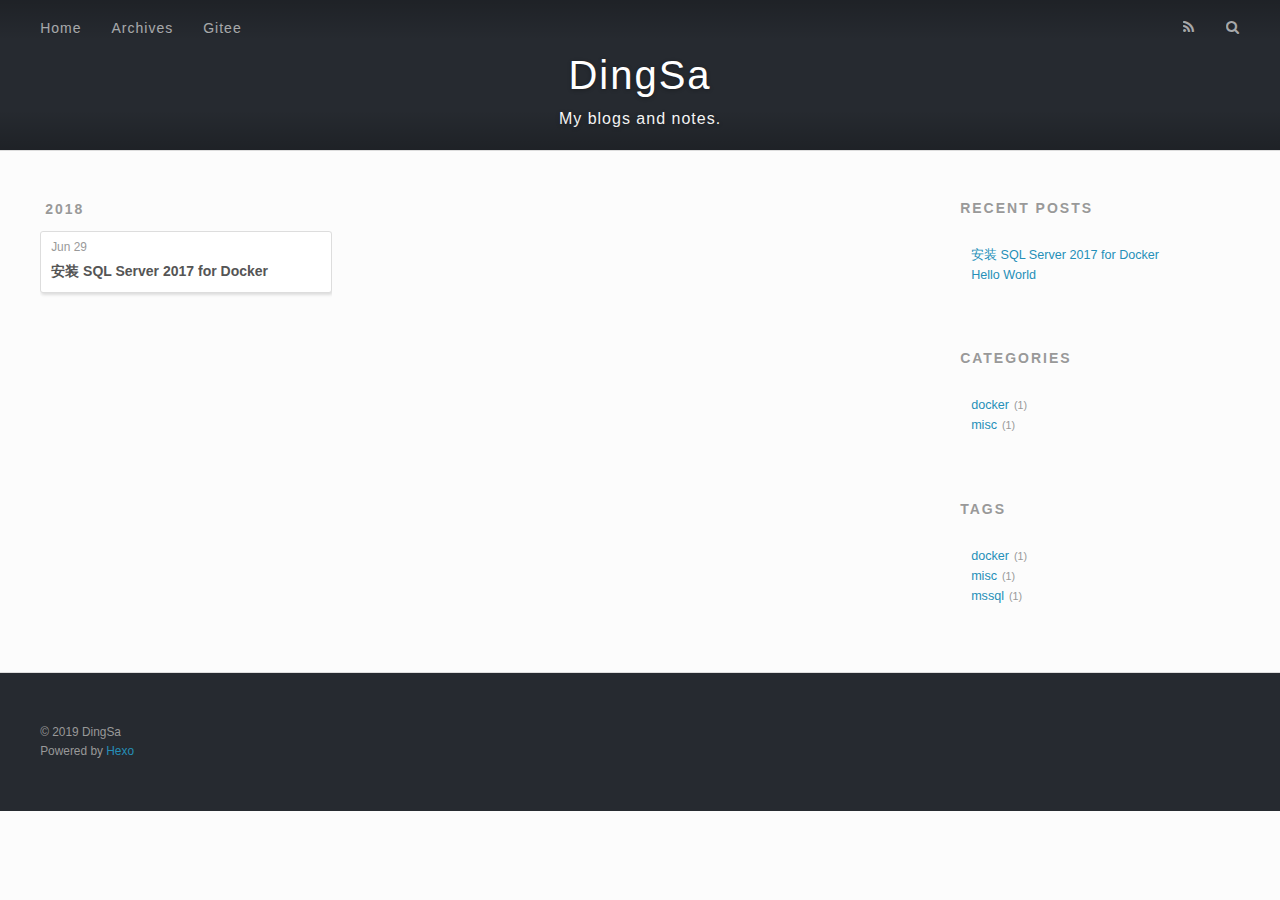
<file: tags/mssql/index.html>
<!DOCTYPE html>
<html>
<head>
  <meta charset="utf-8">
  

<!-- Global site tag (gtag.js) - Google Analytics -->
<script async src="https://www.googletagmanager.com/gtag/js?id=UA-121647413-1"></script>
<script>
  window.dataLayer = window.dataLayer || [];
  function gtag(){dataLayer.push(arguments);}
  gtag('js', new Date());

  gtag('config', 'UA-121647413-1');
</script>

<!-- End Google Analytics -->


  
  <title>Tag: mssql | DingSa</title>
  <meta name="viewport" content="width=device-width, initial-scale=1, maximum-scale=1">
  <meta name="description" content="DingSa&apos;s blogs and notes">
<meta name="keywords" content="C#,.Net">
<meta property="og:type" content="website">
<meta property="og:title" content="DingSa">
<meta property="og:url" content="https://dingsa.github.io/tags/mssql/index.html">
<meta property="og:site_name" content="DingSa">
<meta property="og:description" content="DingSa&apos;s blogs and notes">
<meta property="og:locale" content="default">
<meta name="twitter:card" content="summary">
<meta name="twitter:title" content="DingSa">
<meta name="twitter:description" content="DingSa&apos;s blogs and notes">
  
    <link rel="alternate" href="/atom.xml" title="DingSa" type="application/atom+xml">
  
  
    <link rel="icon" href="/favicon.png">
  
  
    <link href="//fonts.googleapis.com/css?family=Source+Code+Pro" rel="stylesheet" type="text/css">
  
  <link rel="stylesheet" href="/css/style.css">
</head>

<body>
  <div id="container">
    <div id="wrap">
      <header id="header">
  <div id="banner"></div>
  <div id="header-outer" class="outer">
    <div id="header-title" class="inner">
      <h1 id="logo-wrap">
        <a href="/" id="logo">DingSa</a>
      </h1>
      
        <h2 id="subtitle-wrap">
          <a href="/" id="subtitle">My blogs and notes.</a>
        </h2>
      
    </div>
    <div id="header-inner" class="inner">
      <nav id="main-nav">
        <a id="main-nav-toggle" class="nav-icon"></a>
        
          <a class="main-nav-link" href="/">Home</a>
        
          <a class="main-nav-link" href="/archives">Archives</a>
        
          <a class="main-nav-link" href="https://gitee.com/dingsa/">Gitee</a>
        
      </nav>
      <nav id="sub-nav">
        
          <a id="nav-rss-link" class="nav-icon" href="/atom.xml" title="RSS Feed"></a>
        
        <a id="nav-search-btn" class="nav-icon" title="Search"></a>
      </nav>
      <div id="search-form-wrap">
        <form action="//google.com/search" method="get" accept-charset="UTF-8" class="search-form"><input type="search" name="q" class="search-form-input" placeholder="Search"><button type="submit" class="search-form-submit">&#xF002;</button><input type="hidden" name="sitesearch" value="https://dingsa.github.io"></form>
      </div>
    </div>
  </div>
</header>
      <div class="outer">
        <section id="main">
  
  
    
    
      
      
      <section class="archives-wrap">
        <div class="archive-year-wrap">
          <a href="/archives/2018" class="archive-year">2018</a>
        </div>
        <div class="archives">
    
    <article class="archive-article archive-type-post">
  <div class="archive-article-inner">
    <header class="archive-article-header">
      <a href="/2018/06/29/sql-server-2017-for-docker/" class="archive-article-date">
  <time datetime="2018-06-29T02:49:28.000Z" itemprop="datePublished">Jun 29</time>
</a>
      
  
    <h1 itemprop="name">
      <a class="archive-article-title" href="/2018/06/29/sql-server-2017-for-docker/">安装 SQL Server 2017 for Docker</a>
    </h1>
  

    </header>
  </div>
</article>
  
  
    </div></section>
  


</section>
        
          <aside id="sidebar">
  
    
  <div class="widget-wrap">
    <h3 class="widget-title">Recent Posts</h3>
    <div class="widget">
      <ul>
        
          <li>
            <a href="/2018/06/29/sql-server-2017-for-docker/">安装 SQL Server 2017 for Docker</a>
          </li>
        
          <li>
            <a href="/2018/06/28/hello-world/">Hello World</a>
          </li>
        
      </ul>
    </div>
  </div>

  
    
  <div class="widget-wrap">
    <h3 class="widget-title">Categories</h3>
    <div class="widget">
      <ul class="category-list"><li class="category-list-item"><a class="category-list-link" href="/categories/docker/">docker</a><span class="category-list-count">1</span></li><li class="category-list-item"><a class="category-list-link" href="/categories/misc/">misc</a><span class="category-list-count">1</span></li></ul>
    </div>
  </div>


  
    
  <div class="widget-wrap">
    <h3 class="widget-title">Tags</h3>
    <div class="widget">
      <ul class="tag-list"><li class="tag-list-item"><a class="tag-list-link" href="/tags/docker/">docker</a><span class="tag-list-count">1</span></li><li class="tag-list-item"><a class="tag-list-link" href="/tags/misc/">misc</a><span class="tag-list-count">1</span></li><li class="tag-list-item"><a class="tag-list-link" href="/tags/mssql/">mssql</a><span class="tag-list-count">1</span></li></ul>
    </div>
  </div>


  
</aside>
        
      </div>
      <footer id="footer">
  
  <div class="outer">
    <div id="footer-info" class="inner">
      &copy; 2019 DingSa<br>
      Powered by <a href="http://hexo.io/" target="_blank">Hexo</a>
    </div>
  </div>
</footer>
    </div>
    <nav id="mobile-nav">
  
    <a href="/" class="mobile-nav-link">Home</a>
  
    <a href="/archives" class="mobile-nav-link">Archives</a>
  
    <a href="https://gitee.com/dingsa/" class="mobile-nav-link">Gitee</a>
  
</nav>
    

<script src="//ajax.googleapis.com/ajax/libs/jquery/2.0.3/jquery.min.js"></script>


  <link rel="stylesheet" href="/fancybox/jquery.fancybox.css">
  <script src="/fancybox/jquery.fancybox.pack.js"></script>


<script src="/js/script.js"></script>



  </div>
</body>
</html>
</file>
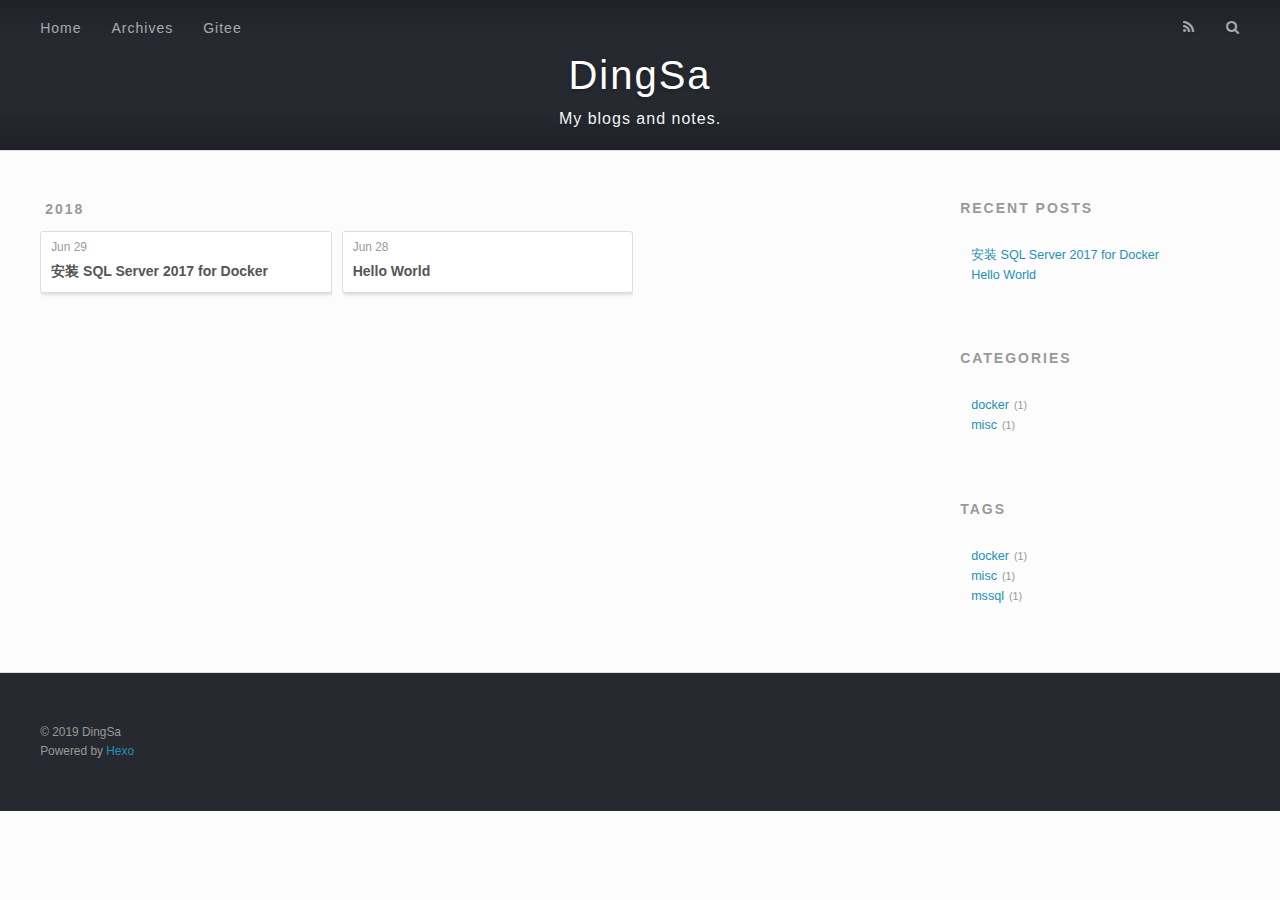
<file: archives/2018/06/index.html>
<!DOCTYPE html>
<html>
<head>
  <meta charset="utf-8">
  

<!-- Global site tag (gtag.js) - Google Analytics -->
<script async src="https://www.googletagmanager.com/gtag/js?id=UA-121647413-1"></script>
<script>
  window.dataLayer = window.dataLayer || [];
  function gtag(){dataLayer.push(arguments);}
  gtag('js', new Date());

  gtag('config', 'UA-121647413-1');
</script>

<!-- End Google Analytics -->


  
  <title>Archives: 2018/6 | DingSa</title>
  <meta name="viewport" content="width=device-width, initial-scale=1, maximum-scale=1">
  <meta name="description" content="DingSa&apos;s blogs and notes">
<meta name="keywords" content="C#,.Net">
<meta property="og:type" content="website">
<meta property="og:title" content="DingSa">
<meta property="og:url" content="https://dingsa.github.io/archives/2018/06/index.html">
<meta property="og:site_name" content="DingSa">
<meta property="og:description" content="DingSa&apos;s blogs and notes">
<meta property="og:locale" content="default">
<meta name="twitter:card" content="summary">
<meta name="twitter:title" content="DingSa">
<meta name="twitter:description" content="DingSa&apos;s blogs and notes">
  
    <link rel="alternate" href="/atom.xml" title="DingSa" type="application/atom+xml">
  
  
    <link rel="icon" href="/favicon.png">
  
  
    <link href="//fonts.googleapis.com/css?family=Source+Code+Pro" rel="stylesheet" type="text/css">
  
  <link rel="stylesheet" href="/css/style.css">
</head>

<body>
  <div id="container">
    <div id="wrap">
      <header id="header">
  <div id="banner"></div>
  <div id="header-outer" class="outer">
    <div id="header-title" class="inner">
      <h1 id="logo-wrap">
        <a href="/" id="logo">DingSa</a>
      </h1>
      
        <h2 id="subtitle-wrap">
          <a href="/" id="subtitle">My blogs and notes.</a>
        </h2>
      
    </div>
    <div id="header-inner" class="inner">
      <nav id="main-nav">
        <a id="main-nav-toggle" class="nav-icon"></a>
        
          <a class="main-nav-link" href="/">Home</a>
        
          <a class="main-nav-link" href="/archives">Archives</a>
        
          <a class="main-nav-link" href="https://gitee.com/dingsa/">Gitee</a>
        
      </nav>
      <nav id="sub-nav">
        
          <a id="nav-rss-link" class="nav-icon" href="/atom.xml" title="RSS Feed"></a>
        
        <a id="nav-search-btn" class="nav-icon" title="Search"></a>
      </nav>
      <div id="search-form-wrap">
        <form action="//google.com/search" method="get" accept-charset="UTF-8" class="search-form"><input type="search" name="q" class="search-form-input" placeholder="Search"><button type="submit" class="search-form-submit">&#xF002;</button><input type="hidden" name="sitesearch" value="https://dingsa.github.io"></form>
      </div>
    </div>
  </div>
</header>
      <div class="outer">
        <section id="main">
  
  
    
    
      
      
      <section class="archives-wrap">
        <div class="archive-year-wrap">
          <a href="/archives/2018" class="archive-year">2018</a>
        </div>
        <div class="archives">
    
    <article class="archive-article archive-type-post">
  <div class="archive-article-inner">
    <header class="archive-article-header">
      <a href="/2018/06/29/sql-server-2017-for-docker/" class="archive-article-date">
  <time datetime="2018-06-29T02:49:28.000Z" itemprop="datePublished">Jun 29</time>
</a>
      
  
    <h1 itemprop="name">
      <a class="archive-article-title" href="/2018/06/29/sql-server-2017-for-docker/">安装 SQL Server 2017 for Docker</a>
    </h1>
  

    </header>
  </div>
</article>
  
    
    
    <article class="archive-article archive-type-post">
  <div class="archive-article-inner">
    <header class="archive-article-header">
      <a href="/2018/06/28/hello-world/" class="archive-article-date">
  <time datetime="2018-06-28T09:46:00.000Z" itemprop="datePublished">Jun 28</time>
</a>
      
  
    <h1 itemprop="name">
      <a class="archive-article-title" href="/2018/06/28/hello-world/">Hello World</a>
    </h1>
  

    </header>
  </div>
</article>
  
  
    </div></section>
  


</section>
        
          <aside id="sidebar">
  
    
  <div class="widget-wrap">
    <h3 class="widget-title">Recent Posts</h3>
    <div class="widget">
      <ul>
        
          <li>
            <a href="/2018/06/29/sql-server-2017-for-docker/">安装 SQL Server 2017 for Docker</a>
          </li>
        
          <li>
            <a href="/2018/06/28/hello-world/">Hello World</a>
          </li>
        
      </ul>
    </div>
  </div>

  
    
  <div class="widget-wrap">
    <h3 class="widget-title">Categories</h3>
    <div class="widget">
      <ul class="category-list"><li class="category-list-item"><a class="category-list-link" href="/categories/docker/">docker</a><span class="category-list-count">1</span></li><li class="category-list-item"><a class="category-list-link" href="/categories/misc/">misc</a><span class="category-list-count">1</span></li></ul>
    </div>
  </div>


  
    
  <div class="widget-wrap">
    <h3 class="widget-title">Tags</h3>
    <div class="widget">
      <ul class="tag-list"><li class="tag-list-item"><a class="tag-list-link" href="/tags/docker/">docker</a><span class="tag-list-count">1</span></li><li class="tag-list-item"><a class="tag-list-link" href="/tags/misc/">misc</a><span class="tag-list-count">1</span></li><li class="tag-list-item"><a class="tag-list-link" href="/tags/mssql/">mssql</a><span class="tag-list-count">1</span></li></ul>
    </div>
  </div>


  
</aside>
        
      </div>
      <footer id="footer">
  
  <div class="outer">
    <div id="footer-info" class="inner">
      &copy; 2019 DingSa<br>
      Powered by <a href="http://hexo.io/" target="_blank">Hexo</a>
    </div>
  </div>
</footer>
    </div>
    <nav id="mobile-nav">
  
    <a href="/" class="mobile-nav-link">Home</a>
  
    <a href="/archives" class="mobile-nav-link">Archives</a>
  
    <a href="https://gitee.com/dingsa/" class="mobile-nav-link">Gitee</a>
  
</nav>
    

<script src="//ajax.googleapis.com/ajax/libs/jquery/2.0.3/jquery.min.js"></script>


  <link rel="stylesheet" href="/fancybox/jquery.fancybox.css">
  <script src="/fancybox/jquery.fancybox.pack.js"></script>


<script src="/js/script.js"></script>



  </div>
</body>
</html>
</file>
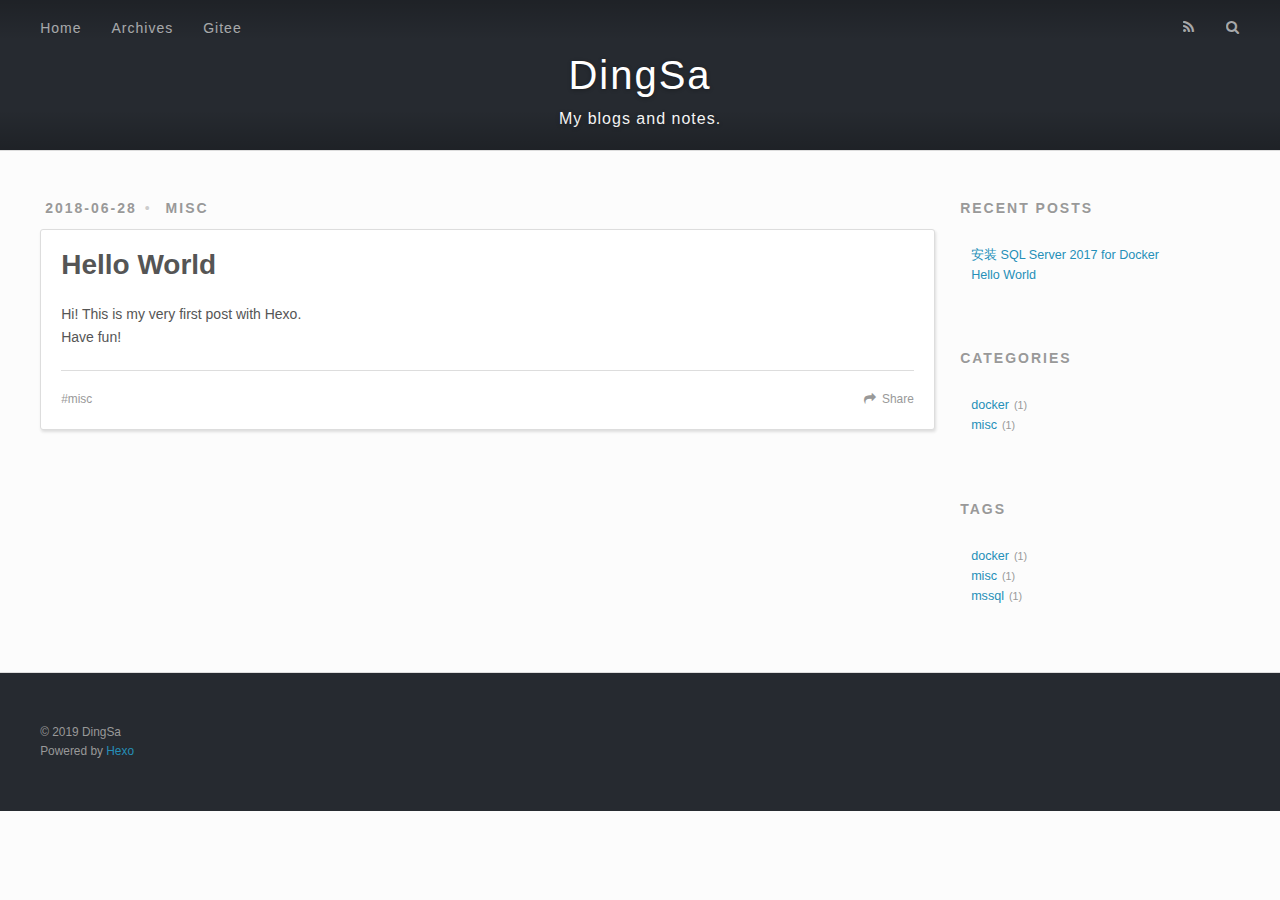
<file: 2018/06/28/hello-world/index.html>
<!DOCTYPE html>
<html>
<head>
  <meta charset="utf-8">
  

<!-- Global site tag (gtag.js) - Google Analytics -->
<script async src="https://www.googletagmanager.com/gtag/js?id=UA-121647413-1"></script>
<script>
  window.dataLayer = window.dataLayer || [];
  function gtag(){dataLayer.push(arguments);}
  gtag('js', new Date());

  gtag('config', 'UA-121647413-1');
</script>

<!-- End Google Analytics -->


  
  <title>Hello World | DingSa</title>
  <meta name="viewport" content="width=device-width, initial-scale=1, maximum-scale=1">
  <meta name="description" content="Hi! This is my very first post with Hexo.Have fun!">
<meta name="keywords" content="misc">
<meta property="og:type" content="article">
<meta property="og:title" content="Hello World">
<meta property="og:url" content="https://dingsa.github.io/2018/06/28/hello-world/index.html">
<meta property="og:site_name" content="DingSa">
<meta property="og:description" content="Hi! This is my very first post with Hexo.Have fun!">
<meta property="og:locale" content="default">
<meta property="og:updated_time" content="2018-07-02T03:44:30.320Z">
<meta name="twitter:card" content="summary">
<meta name="twitter:title" content="Hello World">
<meta name="twitter:description" content="Hi! This is my very first post with Hexo.Have fun!">
  
    <link rel="alternate" href="/atom.xml" title="DingSa" type="application/atom+xml">
  
  
    <link rel="icon" href="/favicon.png">
  
  
    <link href="//fonts.googleapis.com/css?family=Source+Code+Pro" rel="stylesheet" type="text/css">
  
  <link rel="stylesheet" href="/css/style.css">
</head>

<body>
  <div id="container">
    <div id="wrap">
      <header id="header">
  <div id="banner"></div>
  <div id="header-outer" class="outer">
    <div id="header-title" class="inner">
      <h1 id="logo-wrap">
        <a href="/" id="logo">DingSa</a>
      </h1>
      
        <h2 id="subtitle-wrap">
          <a href="/" id="subtitle">My blogs and notes.</a>
        </h2>
      
    </div>
    <div id="header-inner" class="inner">
      <nav id="main-nav">
        <a id="main-nav-toggle" class="nav-icon"></a>
        
          <a class="main-nav-link" href="/">Home</a>
        
          <a class="main-nav-link" href="/archives">Archives</a>
        
          <a class="main-nav-link" href="https://gitee.com/dingsa/">Gitee</a>
        
      </nav>
      <nav id="sub-nav">
        
          <a id="nav-rss-link" class="nav-icon" href="/atom.xml" title="RSS Feed"></a>
        
        <a id="nav-search-btn" class="nav-icon" title="Search"></a>
      </nav>
      <div id="search-form-wrap">
        <form action="//google.com/search" method="get" accept-charset="UTF-8" class="search-form"><input type="search" name="q" class="search-form-input" placeholder="Search"><button type="submit" class="search-form-submit">&#xF002;</button><input type="hidden" name="sitesearch" value="https://dingsa.github.io"></form>
      </div>
    </div>
  </div>
</header>
      <div class="outer">
        <section id="main"><article id="post-hello-world" class="article article-type-post" itemscope itemprop="blogPost">
  <div class="article-meta">
    <a href="/2018/06/28/hello-world/" class="article-date">
  <time datetime="2018-06-28T09:46:00.000Z" itemprop="datePublished">2018-06-28</time>
</a>
    
  <div class="article-category">
    <a class="article-category-link" href="/categories/misc/">misc</a>
  </div>

  </div>
  <div class="article-inner">
    
    
      <header class="article-header">
        
  
    <h1 class="article-title" itemprop="name">
      Hello World
    </h1>
  

      </header>
    
    <div class="article-entry" itemprop="articleBody">
      
        <p>Hi! This is my very first post with Hexo.<br>Have fun!</p>

      
    </div>
    <footer class="article-footer">
      <a data-url="https://dingsa.github.io/2018/06/28/hello-world/" data-id="cjtybjhxg0000d8t76w41e5rq" class="article-share-link">Share</a>
      
      
  <ul class="article-tag-list"><li class="article-tag-list-item"><a class="article-tag-list-link" href="/tags/misc/">misc</a></li></ul>

    </footer>
  </div>
  <!-- 
    
<nav id="article-nav">
  
    <a href="/2018/06/29/sql-server-2017-for-docker/" id="article-nav-newer" class="article-nav-link-wrap">
      <strong class="article-nav-caption">Newer</strong>
      <div class="article-nav-title">
        
          安装 SQL Server 2017 for Docker
        
      </div>
    </a>
  
  
</nav>

   -->
</article>

</section>
        
          <aside id="sidebar">
  
    
  <div class="widget-wrap">
    <h3 class="widget-title">Recent Posts</h3>
    <div class="widget">
      <ul>
        
          <li>
            <a href="/2018/06/29/sql-server-2017-for-docker/">安装 SQL Server 2017 for Docker</a>
          </li>
        
          <li>
            <a href="/2018/06/28/hello-world/">Hello World</a>
          </li>
        
      </ul>
    </div>
  </div>

  
    
  <div class="widget-wrap">
    <h3 class="widget-title">Categories</h3>
    <div class="widget">
      <ul class="category-list"><li class="category-list-item"><a class="category-list-link" href="/categories/docker/">docker</a><span class="category-list-count">1</span></li><li class="category-list-item"><a class="category-list-link" href="/categories/misc/">misc</a><span class="category-list-count">1</span></li></ul>
    </div>
  </div>


  
    
  <div class="widget-wrap">
    <h3 class="widget-title">Tags</h3>
    <div class="widget">
      <ul class="tag-list"><li class="tag-list-item"><a class="tag-list-link" href="/tags/docker/">docker</a><span class="tag-list-count">1</span></li><li class="tag-list-item"><a class="tag-list-link" href="/tags/misc/">misc</a><span class="tag-list-count">1</span></li><li class="tag-list-item"><a class="tag-list-link" href="/tags/mssql/">mssql</a><span class="tag-list-count">1</span></li></ul>
    </div>
  </div>


  
</aside>
        
      </div>
      <footer id="footer">
  
  <div class="outer">
    <div id="footer-info" class="inner">
      &copy; 2019 DingSa<br>
      Powered by <a href="http://hexo.io/" target="_blank">Hexo</a>
    </div>
  </div>
</footer>
    </div>
    <nav id="mobile-nav">
  
    <a href="/" class="mobile-nav-link">Home</a>
  
    <a href="/archives" class="mobile-nav-link">Archives</a>
  
    <a href="https://gitee.com/dingsa/" class="mobile-nav-link">Gitee</a>
  
</nav>
    

<script src="//ajax.googleapis.com/ajax/libs/jquery/2.0.3/jquery.min.js"></script>


  <link rel="stylesheet" href="/fancybox/jquery.fancybox.css">
  <script src="/fancybox/jquery.fancybox.pack.js"></script>


<script src="/js/script.js"></script>



  </div>
</body>
</html>
</file>
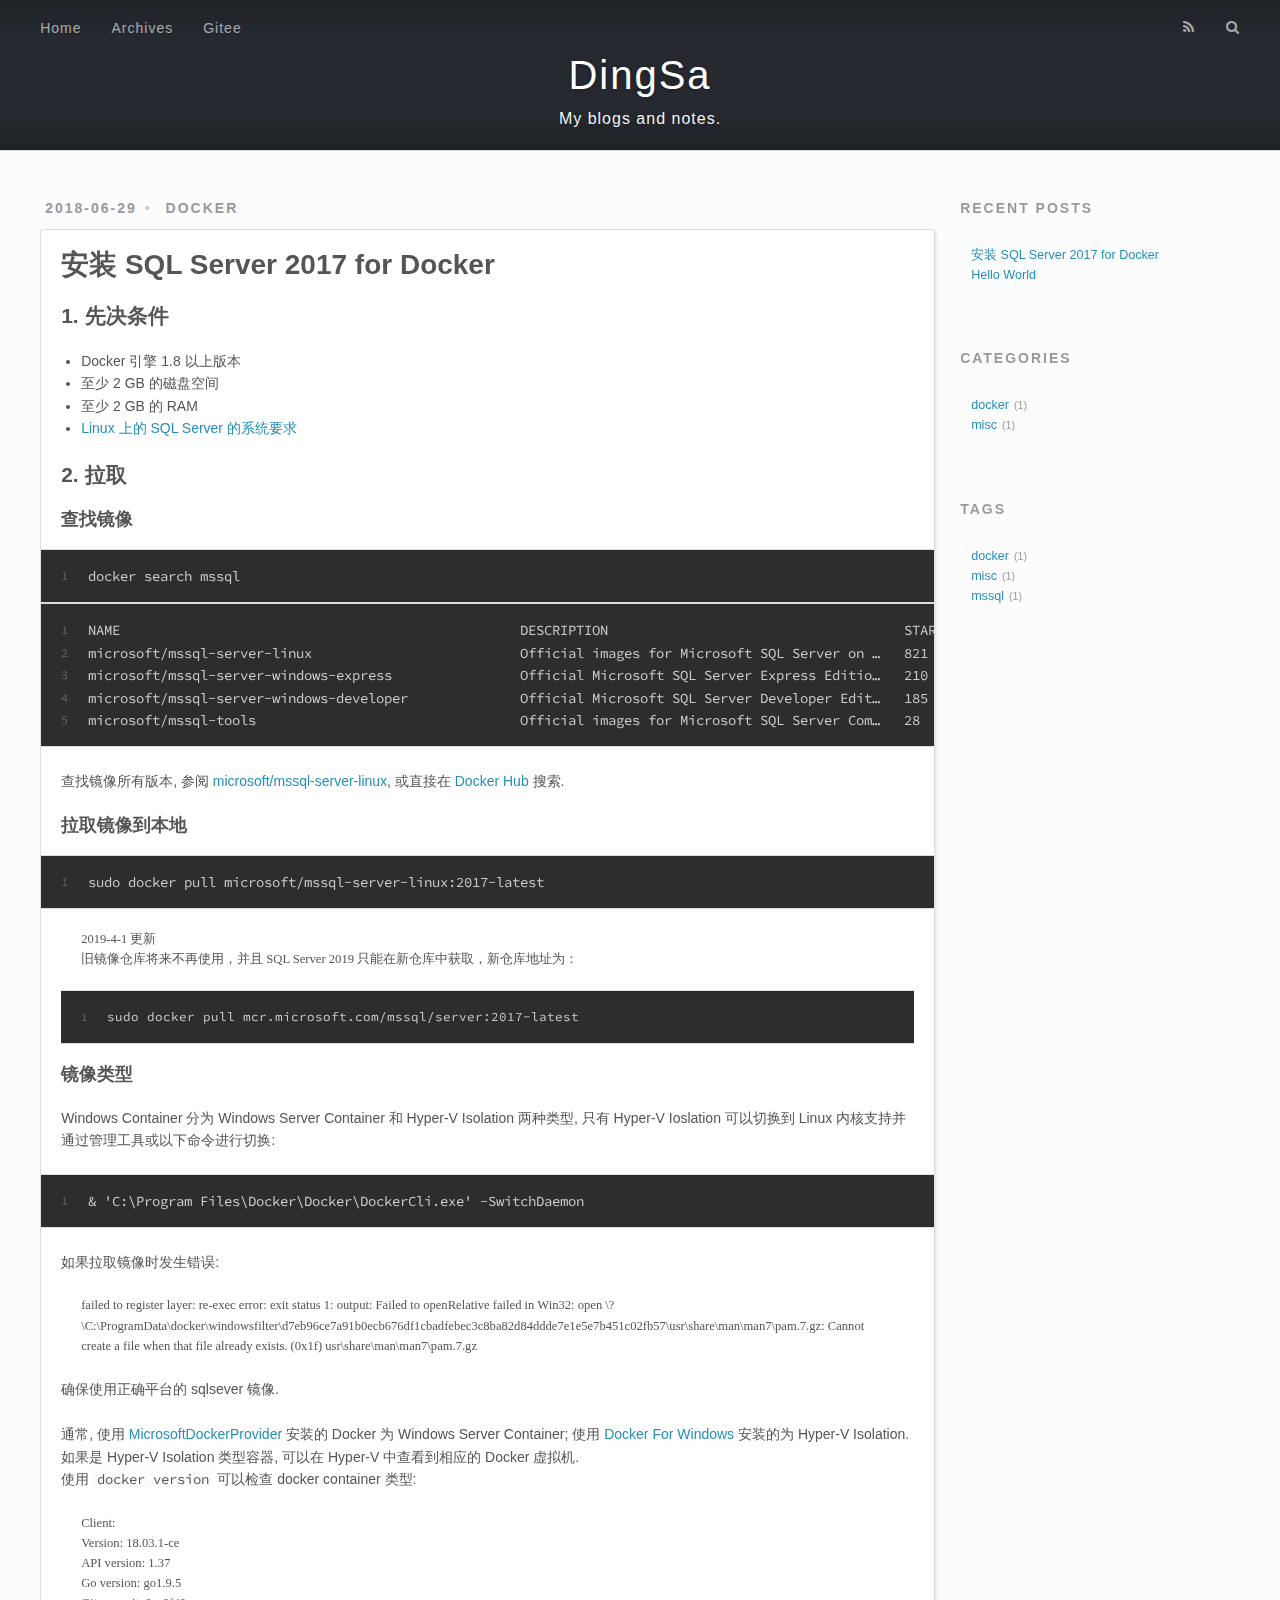
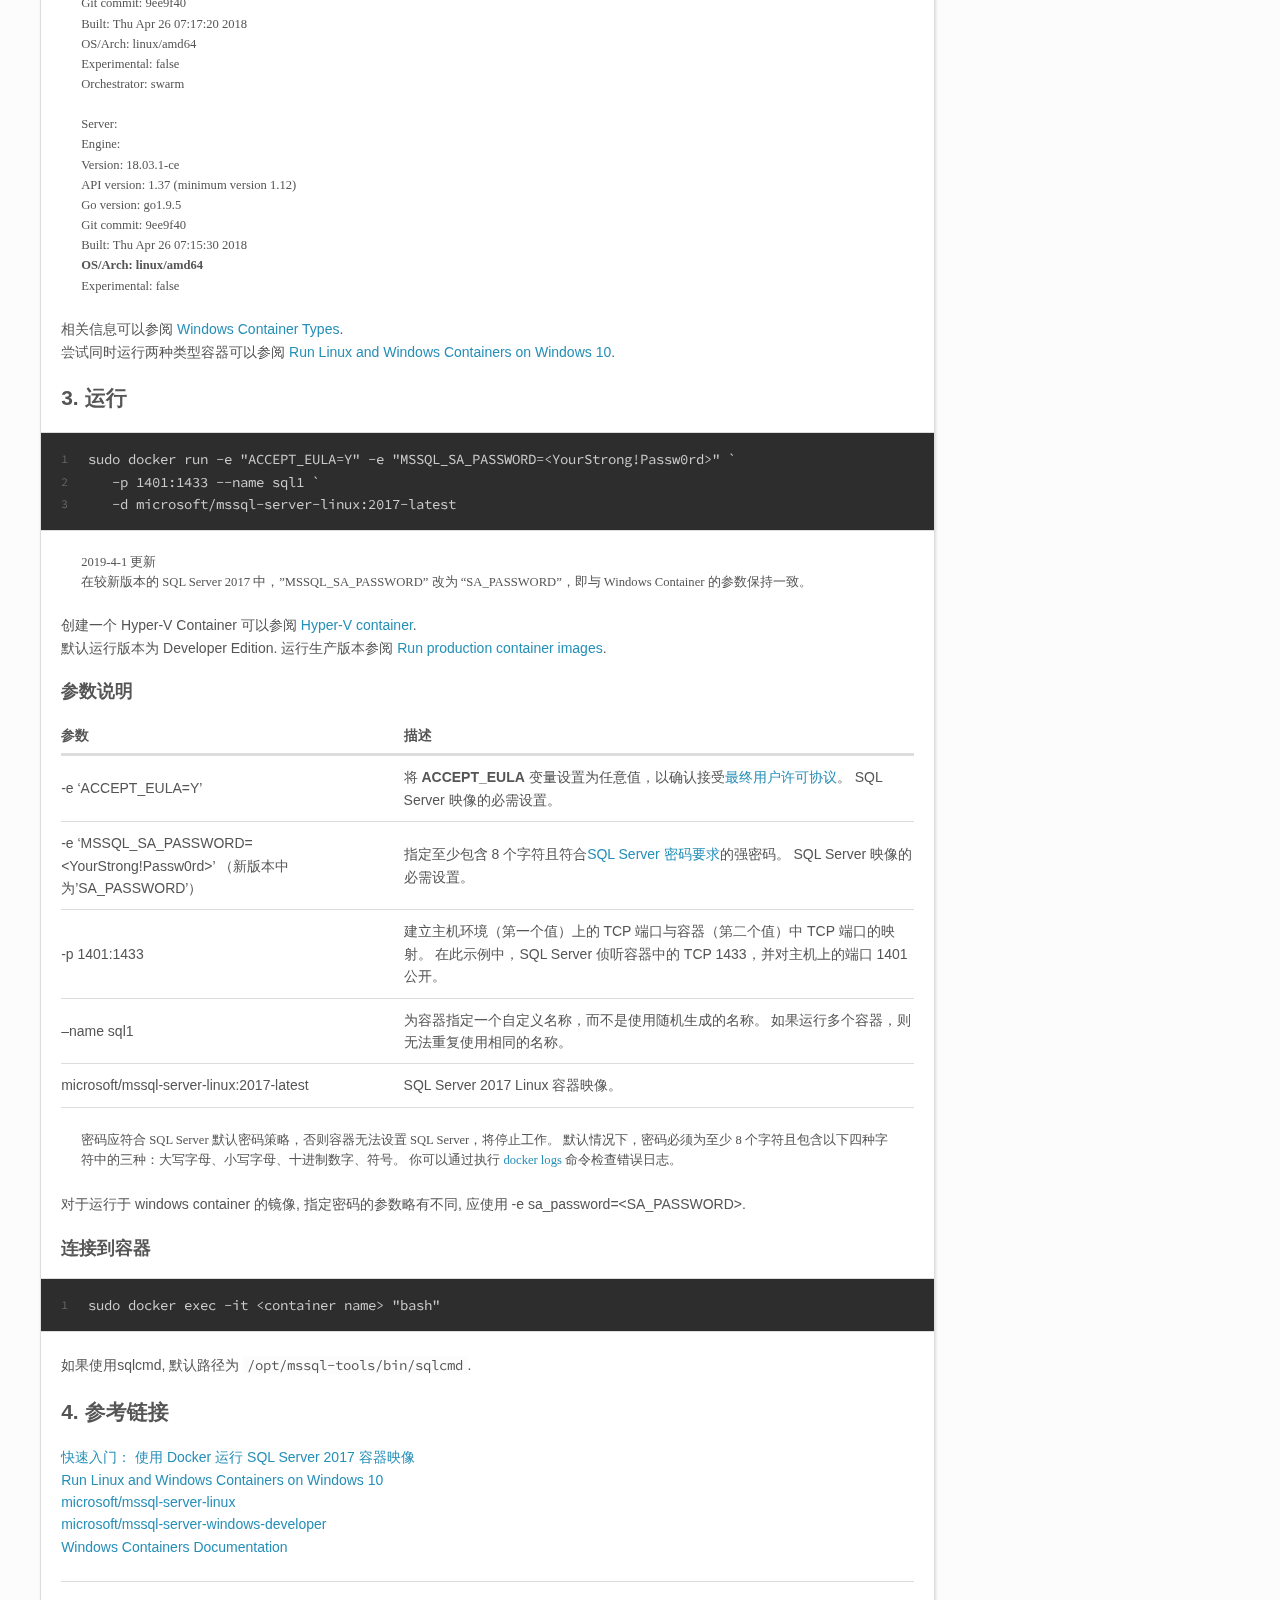
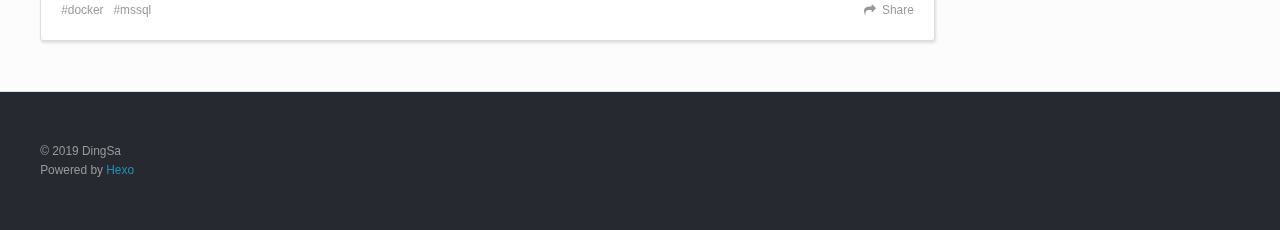
<file: 2018/06/29/sql-server-2017-for-docker/index.html>
<!DOCTYPE html>
<html>
<head>
  <meta charset="utf-8">
  

<!-- Global site tag (gtag.js) - Google Analytics -->
<script async src="https://www.googletagmanager.com/gtag/js?id=UA-121647413-1"></script>
<script>
  window.dataLayer = window.dataLayer || [];
  function gtag(){dataLayer.push(arguments);}
  gtag('js', new Date());

  gtag('config', 'UA-121647413-1');
</script>

<!-- End Google Analytics -->


  
  <title>安装 SQL Server 2017 for Docker | DingSa</title>
  <meta name="viewport" content="width=device-width, initial-scale=1, maximum-scale=1">
  <meta name="description" content="1. 先决条件 Docker 引擎 1.8 以上版本 至少 2 GB 的磁盘空间 至少 2 GB 的 RAM Linux 上的 SQL Server 的系统要求  2. 拉取查找镜像1docker search mssql 12345NAME                                                  DESCRIPTION">
<meta name="keywords" content="docker,mssql">
<meta property="og:type" content="article">
<meta property="og:title" content="安装 SQL Server 2017 for Docker">
<meta property="og:url" content="https://dingsa.github.io/2018/06/29/sql-server-2017-for-docker/index.html">
<meta property="og:site_name" content="DingSa">
<meta property="og:description" content="1. 先决条件 Docker 引擎 1.8 以上版本 至少 2 GB 的磁盘空间 至少 2 GB 的 RAM Linux 上的 SQL Server 的系统要求  2. 拉取查找镜像1docker search mssql 12345NAME                                                  DESCRIPTION">
<meta property="og:locale" content="default">
<meta property="og:updated_time" content="2019-04-01T12:16:05.148Z">
<meta name="twitter:card" content="summary">
<meta name="twitter:title" content="安装 SQL Server 2017 for Docker">
<meta name="twitter:description" content="1. 先决条件 Docker 引擎 1.8 以上版本 至少 2 GB 的磁盘空间 至少 2 GB 的 RAM Linux 上的 SQL Server 的系统要求  2. 拉取查找镜像1docker search mssql 12345NAME                                                  DESCRIPTION">
  
    <link rel="alternate" href="/atom.xml" title="DingSa" type="application/atom+xml">
  
  
    <link rel="icon" href="/favicon.png">
  
  
    <link href="//fonts.googleapis.com/css?family=Source+Code+Pro" rel="stylesheet" type="text/css">
  
  <link rel="stylesheet" href="/css/style.css">
</head>

<body>
  <div id="container">
    <div id="wrap">
      <header id="header">
  <div id="banner"></div>
  <div id="header-outer" class="outer">
    <div id="header-title" class="inner">
      <h1 id="logo-wrap">
        <a href="/" id="logo">DingSa</a>
      </h1>
      
        <h2 id="subtitle-wrap">
          <a href="/" id="subtitle">My blogs and notes.</a>
        </h2>
      
    </div>
    <div id="header-inner" class="inner">
      <nav id="main-nav">
        <a id="main-nav-toggle" class="nav-icon"></a>
        
          <a class="main-nav-link" href="/">Home</a>
        
          <a class="main-nav-link" href="/archives">Archives</a>
        
          <a class="main-nav-link" href="https://gitee.com/dingsa/">Gitee</a>
        
      </nav>
      <nav id="sub-nav">
        
          <a id="nav-rss-link" class="nav-icon" href="/atom.xml" title="RSS Feed"></a>
        
        <a id="nav-search-btn" class="nav-icon" title="Search"></a>
      </nav>
      <div id="search-form-wrap">
        <form action="//google.com/search" method="get" accept-charset="UTF-8" class="search-form"><input type="search" name="q" class="search-form-input" placeholder="Search"><button type="submit" class="search-form-submit">&#xF002;</button><input type="hidden" name="sitesearch" value="https://dingsa.github.io"></form>
      </div>
    </div>
  </div>
</header>
      <div class="outer">
        <section id="main"><article id="post-sql-server-2017-for-docker" class="article article-type-post" itemscope itemprop="blogPost">
  <div class="article-meta">
    <a href="/2018/06/29/sql-server-2017-for-docker/" class="article-date">
  <time datetime="2018-06-29T02:49:28.000Z" itemprop="datePublished">2018-06-29</time>
</a>
    
  <div class="article-category">
    <a class="article-category-link" href="/categories/docker/">docker</a>
  </div>

  </div>
  <div class="article-inner">
    
    
      <header class="article-header">
        
  
    <h1 class="article-title" itemprop="name">
      安装 SQL Server 2017 for Docker
    </h1>
  

      </header>
    
    <div class="article-entry" itemprop="articleBody">
      
        <h2 id="1-先决条件"><a href="#1-先决条件" class="headerlink" title="1. 先决条件"></a>1. 先决条件</h2><ul>
<li>Docker 引擎 1.8 以上版本</li>
<li>至少 2 GB 的磁盘空间</li>
<li>至少 2 GB 的 RAM</li>
<li><a href="https://docs.microsoft.com/zh-cn/sql/linux/sql-server-linux-setup?view=sql-server-linux-2017#system" target="_blank" rel="noopener">Linux 上的 SQL Server 的系统要求</a></li>
</ul>
<h2 id="2-拉取"><a href="#2-拉取" class="headerlink" title="2. 拉取"></a>2. 拉取</h2><h3 id="查找镜像"><a href="#查找镜像" class="headerlink" title="查找镜像"></a>查找镜像</h3><figure class="highlight plain"><table><tr><td class="gutter"><pre><span class="line">1</span><br></pre></td><td class="code"><pre><span class="line">docker search mssql</span><br></pre></td></tr></table></figure>
<figure class="highlight plain"><table><tr><td class="gutter"><pre><span class="line">1</span><br><span class="line">2</span><br><span class="line">3</span><br><span class="line">4</span><br><span class="line">5</span><br></pre></td><td class="code"><pre><span class="line">NAME                                                  DESCRIPTION                                     STARS  </span><br><span class="line">microsoft/mssql-server-linux                          Official images for Microsoft SQL Server on …   821  </span><br><span class="line">microsoft/mssql-server-windows-express                Official Microsoft SQL Server Express Editio…   210  </span><br><span class="line">microsoft/mssql-server-windows-developer              Official Microsoft SQL Server Developer Edit…   185  </span><br><span class="line">microsoft/mssql-tools                                 Official images for Microsoft SQL Server Com…   28</span><br></pre></td></tr></table></figure>
<p>查找镜像所有版本, 参阅 <a href="https://hub.docker.com/r/microsoft/mssql-server-linux/tags/" target="_blank" rel="noopener">microsoft/mssql-server-linux</a>, 或直接在 <a href="https://hub.docker.com/" target="_blank" rel="noopener">Docker Hub</a> 搜索.</p>
<a id="more"></a>
<h3 id="拉取镜像到本地"><a href="#拉取镜像到本地" class="headerlink" title="拉取镜像到本地"></a>拉取镜像到本地</h3><figure class="highlight plain"><table><tr><td class="gutter"><pre><span class="line">1</span><br></pre></td><td class="code"><pre><span class="line">sudo docker pull microsoft/mssql-server-linux:2017-latest</span><br></pre></td></tr></table></figure>
<blockquote>
<p>2019-4-1 更新<br>旧镜像仓库将来不再使用，并且 SQL Server 2019 只能在新仓库中获取，新仓库地址为：<br><figure class="highlight plain"><table><tr><td class="gutter"><pre><span class="line">1</span><br></pre></td><td class="code"><pre><span class="line">sudo docker pull mcr.microsoft.com/mssql/server:2017-latest</span><br></pre></td></tr></table></figure></p>
</blockquote>
<h3 id="镜像类型"><a href="#镜像类型" class="headerlink" title="镜像类型"></a>镜像类型</h3><p>Windows Container 分为 Windows Server Container 和 Hyper-V Isolation 两种类型, 只有 Hyper-V Ioslation 可以切换到 Linux 内核支持并通过管理工具或以下命令进行切换:</p>
<figure class="highlight plain"><table><tr><td class="gutter"><pre><span class="line">1</span><br></pre></td><td class="code"><pre><span class="line">&amp; &apos;C:\Program Files\Docker\Docker\DockerCli.exe&apos; -SwitchDaemon</span><br></pre></td></tr></table></figure>
<p>如果拉取镜像时发生错误:  </p>
<blockquote>
<p>failed to register layer: re-exec error: exit status 1: output: Failed to openRelative failed in Win32: open \?\C:\ProgramData\docker\windowsfilter\d7eb96ce7a91b0ecb676df1cbadfebec3c8ba82d84ddde7e1e5e7b451c02fb57\usr\share\man\man7\pam.7.gz: Cannot create a file when that file already exists. (0x1f) usr\share\man\man7\pam.7.gz</p>
</blockquote>
<p>确保使用正确平台的 sqlsever 镜像. </p>
<p>通常, 使用 <a href="https://github.com/OneGet/MicrosoftDockerProvider" target="_blank" rel="noopener">MicrosoftDockerProvider</a> 安装的 Docker 为 Windows Server Container; 使用 <a href="https://docs.docker.com/docker-for-windows/install/" target="_blank" rel="noopener">Docker For Windows</a> 安装的为 Hyper-V Isolation.<br>如果是 Hyper-V Isolation 类型容器, 可以在 Hyper-V 中查看到相应的 Docker 虚拟机.<br>使用 <code>docker version</code> 可以检查 docker container 类型: </p>
<blockquote>
<p>Client:<br> Version:      18.03.1-ce<br> API version:  1.37<br> Go version:   go1.9.5<br> Git commit:   9ee9f40<br> Built:        Thu Apr 26 07:17:20 2018<br> OS/Arch:      linux/amd64<br> Experimental: false<br> Orchestrator: swarm  </p>
<p>Server:<br> Engine:<br>  Version:      18.03.1-ce<br>  API version:  1.37 (minimum version 1.12)<br>  Go version:   go1.9.5<br>  Git commit:   9ee9f40<br>  Built:        Thu Apr 26 07:15:30 2018<br>  <strong>OS/Arch:      linux/amd64</strong><br>  Experimental: false  </p>
</blockquote>
<p>相关信息可以参阅 <a href="https://docs.microsoft.com/en-us/virtualization/windowscontainers/about/index#windows-container-types" target="_blank" rel="noopener">Windows Container Types</a>.<br>尝试同时运行两种类型容器可以参阅 <a href="https://stefanscherer.github.io/run-linux-and-windows-containers-on-windows-10/" target="_blank" rel="noopener">Run Linux and Windows Containers on Windows 10</a>.  </p>
<h2 id="3-运行"><a href="#3-运行" class="headerlink" title="3. 运行"></a>3. 运行</h2><figure class="highlight plain"><table><tr><td class="gutter"><pre><span class="line">1</span><br><span class="line">2</span><br><span class="line">3</span><br></pre></td><td class="code"><pre><span class="line">sudo docker run -e &quot;ACCEPT_EULA=Y&quot; -e &quot;MSSQL_SA_PASSWORD=&lt;YourStrong!Passw0rd&gt;&quot; `</span><br><span class="line">   -p 1401:1433 --name sql1 `</span><br><span class="line">   -d microsoft/mssql-server-linux:2017-latest</span><br></pre></td></tr></table></figure>
<blockquote>
<p>2019-4-1 更新<br>在较新版本的 SQL Server 2017 中，”MSSQL_SA_PASSWORD” 改为 “SA_PASSWORD”，即与 Windows Container 的参数保持一致。</p>
</blockquote>
<p>创建一个 Hyper-V Container 可以参阅 <a href="https://docs.microsoft.com/en-us/virtualization/windowscontainers/manage-containers/hyperv-container#hyper-v-container" target="_blank" rel="noopener">Hyper-V container</a>.<br>默认运行版本为 Developer Edition. 运行生产版本参阅 <a href="https://docs.microsoft.com/zh-cn/sql/linux/sql-server-linux-configure-docker?view=sql-server-linux-2017#production" target="_blank" rel="noopener">Run production container images</a>.</p>
<h3 id="参数说明"><a href="#参数说明" class="headerlink" title="参数说明"></a>参数说明</h3><table>
<thead>
<tr>
<th>参数</th>
<th>描述</th>
</tr>
</thead>
<tbody>
<tr>
<td>-e ‘ACCEPT_EULA=Y’</td>
<td>将 <strong>ACCEPT_EULA</strong> 变量设置为任意值，以确认接受<a href="http://go.microsoft.com/fwlink/?LinkId=746388" target="_blank" rel="noopener">最终用户许可协议</a>。 SQL Server 映像的必需设置。</td>
</tr>
<tr>
<td>-e ‘MSSQL_SA_PASSWORD=&lt;YourStrong!Passw0rd&gt;’ （新版本中为’SA_PASSWORD’）</td>
<td>指定至少包含 8 个字符且符合<a href="https://docs.microsoft.com/zh-cn/sql/relational-databases/security/password-policy?view=sql-server-linux-2017" target="_blank" rel="noopener">SQL Server 密码要求</a>的强密码。 SQL Server 映像的必需设置。</td>
</tr>
<tr>
<td>-p 1401:1433</td>
<td>建立主机环境（第一个值）上的 TCP 端口与容器（第二个值）中 TCP 端口的映射。 在此示例中，SQL Server 侦听容器中的 TCP 1433，并对主机上的端口 1401 公开。</td>
</tr>
<tr>
<td>–name sql1</td>
<td>为容器指定一个自定义名称，而不是使用随机生成的名称。 如果运行多个容器，则无法重复使用相同的名称。</td>
</tr>
<tr>
<td>microsoft/mssql-server-linux:2017-latest</td>
<td>SQL Server 2017 Linux 容器映像。</td>
</tr>
</tbody>
</table>
<blockquote>
<p>密码应符合 SQL Server 默认密码策略，否则容器无法设置 SQL Server，将停止工作。 默认情况下，密码必须为至少 8 个字符且包含以下四种字符中的三种：大写字母、小写字母、十进制数字、符号。 你可以通过执行 <a href="https://docs.docker.com/engine/reference/commandline/logs/" target="_blank" rel="noopener">docker logs</a> 命令检查错误日志。</p>
</blockquote>
<p>对于运行于 windows container 的镜像, 指定密码的参数略有不同, 应使用 -e sa_password=&lt;SA_PASSWORD&gt;.</p>
<h3 id="连接到容器"><a href="#连接到容器" class="headerlink" title="连接到容器"></a>连接到容器</h3><figure class="highlight plain"><table><tr><td class="gutter"><pre><span class="line">1</span><br></pre></td><td class="code"><pre><span class="line">sudo docker exec -it &lt;container name&gt; &quot;bash&quot;</span><br></pre></td></tr></table></figure>
<p>如果使用sqlcmd, 默认路径为 <code>/opt/mssql-tools/bin/sqlcmd</code>. </p>
<h2 id="4-参考链接"><a href="#4-参考链接" class="headerlink" title="4. 参考链接"></a>4. 参考链接</h2><p><a href="https://docs.microsoft.com/zh-cn/sql/linux/quickstart-install-connect-docker?view=sql-server-linux-2017" target="_blank" rel="noopener">快速入门： 使用 Docker 运行 SQL Server 2017 容器映像</a><br><a href="https://stefanscherer.github.io/run-linux-and-windows-containers-on-windows-10/" target="_blank" rel="noopener">Run Linux and Windows Containers on Windows 10</a><br><a href="https://hub.docker.com/r/microsoft/mssql-server-linux/" target="_blank" rel="noopener">microsoft/mssql-server-linux</a><br><a href="https://hub.docker.com/r/microsoft/mssql-server-windows-developer/" target="_blank" rel="noopener">microsoft/mssql-server-windows-developer</a><br><a href="https://docs.microsoft.com/en-us/virtualization/windowscontainers/index" target="_blank" rel="noopener">Windows Containers Documentation</a></p>

      
    </div>
    <footer class="article-footer">
      <a data-url="https://dingsa.github.io/2018/06/29/sql-server-2017-for-docker/" data-id="cjtybjhy60005d8t71kp7hfd8" class="article-share-link">Share</a>
      
      
  <ul class="article-tag-list"><li class="article-tag-list-item"><a class="article-tag-list-link" href="/tags/docker/">docker</a></li><li class="article-tag-list-item"><a class="article-tag-list-link" href="/tags/mssql/">mssql</a></li></ul>

    </footer>
  </div>
  <!-- 
    
<nav id="article-nav">
  
  
    <a href="/2018/06/28/hello-world/" id="article-nav-older" class="article-nav-link-wrap">
      <strong class="article-nav-caption">Older</strong>
      <div class="article-nav-title">Hello World</div>
    </a>
  
</nav>

   -->
</article>

</section>
        
          <aside id="sidebar">
  
    
  <div class="widget-wrap">
    <h3 class="widget-title">Recent Posts</h3>
    <div class="widget">
      <ul>
        
          <li>
            <a href="/2018/06/29/sql-server-2017-for-docker/">安装 SQL Server 2017 for Docker</a>
          </li>
        
          <li>
            <a href="/2018/06/28/hello-world/">Hello World</a>
          </li>
        
      </ul>
    </div>
  </div>

  
    
  <div class="widget-wrap">
    <h3 class="widget-title">Categories</h3>
    <div class="widget">
      <ul class="category-list"><li class="category-list-item"><a class="category-list-link" href="/categories/docker/">docker</a><span class="category-list-count">1</span></li><li class="category-list-item"><a class="category-list-link" href="/categories/misc/">misc</a><span class="category-list-count">1</span></li></ul>
    </div>
  </div>


  
    
  <div class="widget-wrap">
    <h3 class="widget-title">Tags</h3>
    <div class="widget">
      <ul class="tag-list"><li class="tag-list-item"><a class="tag-list-link" href="/tags/docker/">docker</a><span class="tag-list-count">1</span></li><li class="tag-list-item"><a class="tag-list-link" href="/tags/misc/">misc</a><span class="tag-list-count">1</span></li><li class="tag-list-item"><a class="tag-list-link" href="/tags/mssql/">mssql</a><span class="tag-list-count">1</span></li></ul>
    </div>
  </div>


  
</aside>
        
      </div>
      <footer id="footer">
  
  <div class="outer">
    <div id="footer-info" class="inner">
      &copy; 2019 DingSa<br>
      Powered by <a href="http://hexo.io/" target="_blank">Hexo</a>
    </div>
  </div>
</footer>
    </div>
    <nav id="mobile-nav">
  
    <a href="/" class="mobile-nav-link">Home</a>
  
    <a href="/archives" class="mobile-nav-link">Archives</a>
  
    <a href="https://gitee.com/dingsa/" class="mobile-nav-link">Gitee</a>
  
</nav>
    

<script src="//ajax.googleapis.com/ajax/libs/jquery/2.0.3/jquery.min.js"></script>


  <link rel="stylesheet" href="/fancybox/jquery.fancybox.css">
  <script src="/fancybox/jquery.fancybox.pack.js"></script>


<script src="/js/script.js"></script>



  </div>
</body>
</html>
</file>
<file: css/style.css>
body {
  width: 100%;
}
body:before,
body:after {
  content: "";
  display: table;
}
body:after {
  clear: both;
}
html,
body,
div,
span,
applet,
object,
iframe,
h1,
h2,
h3,
h4,
h5,
h6,
p,
blockquote,
pre,
a,
abbr,
acronym,
address,
big,
cite,
code,
del,
dfn,
em,
img,
ins,
kbd,
q,
s,
samp,
small,
strike,
strong,
sub,
sup,
tt,
var,
dl,
dt,
dd,
ol,
ul,
li,
fieldset,
form,
label,
legend,
table,
caption,
tbody,
tfoot,
thead,
tr,
th,
td {
  margin: 0;
  padding: 0;
  border: 0;
  outline: 0;
  font-weight: inherit;
  font-style: inherit;
  font-family: inherit;
  font-size: 100%;
  vertical-align: baseline;
}
body {
  line-height: 1;
  color: #000;
  background: #fff;
}
ol,
ul {
  list-style: none;
}
table {
  border-collapse: separate;
  border-spacing: 0;
  vertical-align: middle;
}
caption,
th,
td {
  text-align: left;
  font-weight: normal;
  vertical-align: middle;
}
a img {
  border: none;
}
input,
button {
  margin: 0;
  padding: 0;
}
input::-moz-focus-inner,
button::-moz-focus-inner {
  border: 0;
  padding: 0;
}
@font-face {
  font-family: FontAwesome;
  font-style: normal;
  font-weight: normal;
  src: url("fonts/fontawesome-webfont.eot?v=#4.0.3");
  src: url("fonts/fontawesome-webfont.eot?#iefix&v=#4.0.3") format("embedded-opentype"), url("fonts/fontawesome-webfont.woff?v=#4.0.3") format("woff"), url("fonts/fontawesome-webfont.ttf?v=#4.0.3") format("truetype"), url("fonts/fontawesome-webfont.svg#fontawesomeregular?v=#4.0.3") format("svg");
}
html,
body,
#container {
  height: 100%;
}
body {
  background: #fcfcfc;
  font: 14px -apple-system, BlinkMacSystemFont, "Segoe UI", "Roboto", "Oxygen", "Ubuntu", "Cantarell", "Fira Sans", "Droid Sans", "Helvetica Neue", sans-serif;
  -webkit-text-size-adjust: 100%;
}
.outer {
  max-width: 1220px;
  margin: 0 auto;
  padding: 0 20px;
}
.outer:before,
.outer:after {
  content: "";
  display: table;
}
.outer:after {
  clear: both;
}
.inner {
  display: inline;
  float: left;
  width: 98.33333333333333%;
  margin: 0 0.833333333333333%;
}
.left,
.alignleft {
  float: left;
}
.right,
.alignright {
  float: right;
}
.clear {
  clear: both;
}
#container {
  position: relative;
}
.mobile-nav-on {
  overflow: hidden;
}
#wrap {
  height: 100%;
  width: 100%;
  position: absolute;
  top: 0;
  left: 0;
  -webkit-transition: 0.2s ease-out;
  -moz-transition: 0.2s ease-out;
  -ms-transition: 0.2s ease-out;
  transition: 0.2s ease-out;
  z-index: 1;
  background: #fcfcfc;
}
.mobile-nav-on #wrap {
  left: 280px;
}
@media screen and (min-width: 768px) {
  #main {
    display: inline;
    float: left;
    width: 73.33333333333333%;
    margin: 0 0.833333333333333%;
  }
}
.article-date,
.article-category-link,
.archive-year,
.widget-title {
  text-decoration: none;
  text-transform: uppercase;
  letter-spacing: 2px;
  color: #999;
  margin-bottom: 1em;
  margin-left: 5px;
  line-height: 1em;
  text-shadow: 0 1px #fff;
  font-weight: bold;
}
.article-inner,
.archive-article-inner {
  background: #fff;
  -webkit-box-shadow: 1px 2px 3px #ddd;
  box-shadow: 1px 2px 3px #ddd;
  border: 1px solid #ddd;
  border-radius: 3px;
}
.article-entry h1,
.widget h1 {
  font-size: 2em;
}
.article-entry h2,
.widget h2 {
  font-size: 1.5em;
}
.article-entry h3,
.widget h3 {
  font-size: 1.3em;
}
.article-entry h4,
.widget h4 {
  font-size: 1.2em;
}
.article-entry h5,
.widget h5 {
  font-size: 1em;
}
.article-entry h6,
.widget h6 {
  font-size: 1em;
  color: #999;
}
.article-entry hr,
.widget hr {
  border: 1px dashed #ddd;
}
.article-entry strong,
.widget strong {
  font-weight: bold;
}
.article-entry em,
.widget em,
.article-entry cite,
.widget cite {
  font-style: italic;
}
.article-entry sup,
.widget sup,
.article-entry sub,
.widget sub {
  font-size: 0.75em;
  line-height: 0;
  position: relative;
  vertical-align: baseline;
}
.article-entry sup,
.widget sup {
  top: -0.5em;
}
.article-entry sub,
.widget sub {
  bottom: -0.2em;
}
.article-entry small,
.widget small {
  font-size: 0.85em;
}
.article-entry acronym,
.widget acronym,
.article-entry abbr,
.widget abbr {
  border-bottom: 1px dotted;
}
.article-entry ul,
.widget ul,
.article-entry ol,
.widget ol,
.article-entry dl,
.widget dl {
  margin: 0 20px;
  line-height: 1.6em;
}
.article-entry ul ul,
.widget ul ul,
.article-entry ol ul,
.widget ol ul,
.article-entry ul ol,
.widget ul ol,
.article-entry ol ol,
.widget ol ol {
  margin-top: 0;
  margin-bottom: 0;
}
.article-entry ul,
.widget ul {
  list-style: disc;
}
.article-entry ol,
.widget ol {
  list-style: decimal;
}
.article-entry dt,
.widget dt {
  font-weight: bold;
}
#header {
  height: 150px;
  position: relative;
  border-bottom: 1px solid #ddd;
}
#header:before,
#header:after {
  content: "";
  position: absolute;
  left: 0;
  right: 0;
  height: 40px;
}
#header:before {
  top: 0;
  background: -webkit-linear-gradient(rgba(0,0,0,0.2), transparent);
  background: -moz-linear-gradient(rgba(0,0,0,0.2), transparent);
  background: -ms-linear-gradient(rgba(0,0,0,0.2), transparent);
  background: linear-gradient(rgba(0,0,0,0.2), transparent);
}
#header:after {
  bottom: 0;
  background: -webkit-linear-gradient(transparent, rgba(0,0,0,0.2));
  background: -moz-linear-gradient(transparent, rgba(0,0,0,0.2));
  background: -ms-linear-gradient(transparent, rgba(0,0,0,0.2));
  background: linear-gradient(transparent, rgba(0,0,0,0.2));
}
#header-outer {
  height: 100%;
  position: relative;
}
#header-inner {
  position: relative;
  overflow: hidden;
}
#banner {
  position: absolute;
  top: 0;
  left: 0;
  width: 100%;
  height: 100%;
  background: url("") center #262a30;
  -webkit-background-size: cover;
  -moz-background-size: cover;
  background-size: cover;
  z-index: -1;
}
#header-title {
  text-align: center;
  height: 40px;
  position: absolute;
  top: 50%;
  left: 0;
  margin-top: -20px;
}
#logo,
#subtitle {
  text-decoration: none;
  color: #fff;
  font-weight: 300;
  text-shadow: 0 1px 4px rgba(0,0,0,0.3);
}
#logo {
  font-size: 40px;
  line-height: 40px;
  letter-spacing: 2px;
}
#subtitle {
  font-size: 16px;
  line-height: 16px;
  letter-spacing: 1px;
}
#subtitle-wrap {
  margin-top: 16px;
}
#main-nav {
  float: left;
  margin-left: -15px;
}
.nav-icon,
.main-nav-link {
  float: left;
  color: #fff;
  opacity: 0.6;
  text-decoration: none;
  text-shadow: 0 1px rgba(0,0,0,0.2);
  -webkit-transition: opacity 0.2s;
  -moz-transition: opacity 0.2s;
  -ms-transition: opacity 0.2s;
  transition: opacity 0.2s;
  display: block;
  padding: 20px 15px;
}
.nav-icon:hover,
.main-nav-link:hover {
  opacity: 1;
}
.nav-icon {
  font-family: FontAwesome;
  text-align: center;
  font-size: 14px;
  width: 14px;
  height: 14px;
  padding: 20px 15px;
  position: relative;
  cursor: pointer;
}
.main-nav-link {
  font-weight: 300;
  letter-spacing: 1px;
}
@media screen and (max-width: 479px) {
  .main-nav-link {
    display: none;
  }
}
#main-nav-toggle {
  display: none;
}
#main-nav-toggle:before {
  content: "\f0c9";
}
@media screen and (max-width: 479px) {
  #main-nav-toggle {
    display: block;
  }
}
#sub-nav {
  float: right;
  margin-right: -15px;
}
#nav-rss-link:before {
  content: "\f09e";
}
#nav-search-btn:before {
  content: "\f002";
}
#search-form-wrap {
  position: absolute;
  top: 15px;
  width: 150px;
  height: 30px;
  right: -150px;
  opacity: 0;
  -webkit-transition: 0.2s ease-out;
  -moz-transition: 0.2s ease-out;
  -ms-transition: 0.2s ease-out;
  transition: 0.2s ease-out;
}
#search-form-wrap.on {
  opacity: 1;
  right: 0;
}
@media screen and (max-width: 479px) {
  #search-form-wrap {
    width: 100%;
    right: -100%;
  }
}
.search-form {
  position: absolute;
  top: 0;
  left: 0;
  right: 0;
  background: #fff;
  padding: 5px 15px;
  border-radius: 15px;
  -webkit-box-shadow: 0 0 10px rgba(0,0,0,0.3);
  box-shadow: 0 0 10px rgba(0,0,0,0.3);
}
.search-form-input {
  border: none;
  background: none;
  color: #555;
  width: 100%;
  font: 13px -apple-system, BlinkMacSystemFont, "Segoe UI", "Roboto", "Oxygen", "Ubuntu", "Cantarell", "Fira Sans", "Droid Sans", "Helvetica Neue", sans-serif;
  outline: none;
}
.search-form-input::-webkit-search-results-decoration,
.search-form-input::-webkit-search-cancel-button {
  -webkit-appearance: none;
}
.search-form-submit {
  position: absolute;
  top: 50%;
  right: 10px;
  margin-top: -7px;
  font: 13px FontAwesome;
  border: none;
  background: none;
  color: #bbb;
  cursor: pointer;
}
.search-form-submit:hover,
.search-form-submit:focus {
  color: #777;
}
.article {
  margin: 50px 0;
}
.article-inner {
  overflow: hidden;
}
.article-meta:before,
.article-meta:after {
  content: "";
  display: table;
}
.article-meta:after {
  clear: both;
}
.article-date {
  float: left;
}
.article-category {
  float: left;
  line-height: 1em;
  color: #ccc;
  text-shadow: 0 1px #fff;
  margin-left: 8px;
}
.article-category:before {
  content: "\2022";
}
.article-category-link {
  margin: 0 12px 1em;
}
.article-header {
  padding: 20px 20px 0;
}
.article-title {
  text-decoration: none;
  font-size: 2em;
  font-weight: bold;
  color: #555;
  line-height: 1.1em;
  -webkit-transition: color 0.2s;
  -moz-transition: color 0.2s;
  -ms-transition: color 0.2s;
  transition: color 0.2s;
}
a.article-title:hover {
  color: #258fb8;
}
.article-entry {
  color: #555;
  padding: 0 20px;
}
.article-entry:before,
.article-entry:after {
  content: "";
  display: table;
}
.article-entry:after {
  clear: both;
}
.article-entry p,
.article-entry table {
  line-height: 1.6em;
  margin: 1.6em 0;
}
.article-entry h1,
.article-entry h2,
.article-entry h3,
.article-entry h4,
.article-entry h5,
.article-entry h6 {
  font-weight: bold;
}
.article-entry h1,
.article-entry h2,
.article-entry h3,
.article-entry h4,
.article-entry h5,
.article-entry h6 {
  line-height: 1.1em;
  margin: 1.1em 0;
}
.article-entry a {
  color: #258fb8;
  text-decoration: none;
}
.article-entry a:hover {
  text-decoration: underline;
}
.article-entry ul,
.article-entry ol,
.article-entry dl {
  margin-top: 1.6em;
  margin-bottom: 1.6em;
}
.article-entry img,
.article-entry video {
  max-width: 100%;
  height: auto;
  display: block;
  margin: auto;
}
.article-entry iframe {
  border: none;
}
.article-entry table {
  width: 100%;
  border-collapse: collapse;
  border-spacing: 0;
}
.article-entry th {
  font-weight: bold;
  border-bottom: 3px solid #ddd;
  padding-bottom: 0.5em;
}
.article-entry td {
  border-bottom: 1px solid #ddd;
  padding: 10px 0;
}
.article-entry blockquote {
  font-family: Georgia, "Times New Roman", serif;
  font-size: 0.9em;
  margin: 1.6em 20px;
  text-align: left;
}
.article-entry blockquote footer {
  font-size: 14px;
  margin: 1.6em 0;
  font-family: -apple-system, BlinkMacSystemFont, "Segoe UI", "Roboto", "Oxygen", "Ubuntu", "Cantarell", "Fira Sans", "Droid Sans", "Helvetica Neue", sans-serif;
}
.article-entry blockquote footer cite:before {
  content: "—";
  padding: 0 0.5em;
}
.article-entry .pullquote {
  text-align: left;
  width: 45%;
  margin: 0;
}
.article-entry .pullquote.left {
  margin-left: 0.5em;
  margin-right: 1em;
}
.article-entry .pullquote.right {
  margin-right: 0.5em;
  margin-left: 1em;
}
.article-entry .caption {
  color: #999;
  display: block;
  font-size: 0.9em;
  margin-top: 0.5em;
  position: relative;
  text-align: center;
}
.article-entry .video-container {
  position: relative;
  padding-top: 56.25%;
  height: 0;
  overflow: hidden;
}
.article-entry .video-container iframe,
.article-entry .video-container object,
.article-entry .video-container embed {
  position: absolute;
  top: 0;
  left: 0;
  width: 100%;
  height: 100%;
  margin-top: 0;
}
.article-more-link a {
  display: inline-block;
  line-height: 1em;
  padding: 6px 15px;
  border-radius: 15px;
  background: #fcfcfc;
  color: #999;
  text-shadow: 0 1px #fff;
  text-decoration: none;
}
.article-more-link a:hover {
  background: #258fb8;
  color: #fff;
  text-decoration: none;
  text-shadow: 0 1px #1e7293;
}
.article-footer {
  font-size: 0.85em;
  line-height: 1.6em;
  border-top: 1px solid #ddd;
  padding-top: 1.6em;
  margin: 0 20px 20px;
}
.article-footer:before,
.article-footer:after {
  content: "";
  display: table;
}
.article-footer:after {
  clear: both;
}
.article-footer a {
  color: #999;
  text-decoration: none;
}
.article-footer a:hover {
  color: #555;
}
.article-tag-list-item {
  float: left;
  margin-right: 10px;
}
.article-tag-list-link:before {
  content: "#";
}
.article-comment-link {
  float: right;
}
.article-comment-link:before {
  content: "\f075";
  font-family: FontAwesome;
  padding-right: 8px;
}
.article-share-link {
  cursor: pointer;
  float: right;
  margin-left: 20px;
}
.article-share-link:before {
  content: "\f064";
  font-family: FontAwesome;
  padding-right: 6px;
}
#article-nav {
  position: relative;
}
#article-nav:before,
#article-nav:after {
  content: "";
  display: table;
}
#article-nav:after {
  clear: both;
}
@media screen and (min-width: 768px) {
  #article-nav {
    margin: 50px 0;
  }
  #article-nav:before {
    width: 8px;
    height: 8px;
    position: absolute;
    top: 50%;
    left: 50%;
    margin-top: -4px;
    margin-left: -4px;
    content: "";
    border-radius: 50%;
    background: #ddd;
    -webkit-box-shadow: 0 1px 2px #fff;
    box-shadow: 0 1px 2px #fff;
  }
}
.article-nav-link-wrap {
  text-decoration: none;
  text-shadow: 0 1px #fff;
  color: #999;
  -webkit-box-sizing: border-box;
  -moz-box-sizing: border-box;
  box-sizing: border-box;
  margin-top: 50px;
  text-align: center;
  display: block;
}
.article-nav-link-wrap:hover {
  color: #555;
}
@media screen and (min-width: 768px) {
  .article-nav-link-wrap {
    width: 50%;
    margin-top: 0;
  }
}
@media screen and (min-width: 768px) {
  #article-nav-newer {
    float: left;
    text-align: right;
    padding-right: 20px;
  }
}
@media screen and (min-width: 768px) {
  #article-nav-older {
    float: right;
    text-align: left;
    padding-left: 20px;
  }
}
.article-nav-caption {
  text-transform: uppercase;
  letter-spacing: 2px;
  color: #ddd;
  line-height: 1em;
  font-weight: bold;
}
#article-nav-newer .article-nav-caption {
  margin-right: -2px;
}
.article-nav-title {
  font-size: 0.85em;
  line-height: 1.6em;
  margin-top: 0.5em;
}
.article-share-box {
  position: absolute;
  display: none;
  background: #fff;
  -webkit-box-shadow: 1px 2px 10px rgba(0,0,0,0.2);
  box-shadow: 1px 2px 10px rgba(0,0,0,0.2);
  border-radius: 3px;
  margin-left: -145px;
  overflow: hidden;
  z-index: 1;
}
.article-share-box.on {
  display: block;
}
.article-share-input {
  width: 100%;
  background: none;
  -webkit-box-sizing: border-box;
  -moz-box-sizing: border-box;
  box-sizing: border-box;
  font: 14px -apple-system, BlinkMacSystemFont, "Segoe UI", "Roboto", "Oxygen", "Ubuntu", "Cantarell", "Fira Sans", "Droid Sans", "Helvetica Neue", sans-serif;
  padding: 0 15px;
  color: #555;
  outline: none;
  border: 1px solid #ddd;
  border-radius: 3px 3px 0 0;
  height: 36px;
  line-height: 36px;
}
.article-share-links {
  background: #fcfcfc;
}
.article-share-links:before,
.article-share-links:after {
  content: "";
  display: table;
}
.article-share-links:after {
  clear: both;
}
.article-share-twitter,
.article-share-facebook,
.article-share-pinterest,
.article-share-google {
  width: 50px;
  height: 36px;
  display: block;
  float: left;
  position: relative;
  color: #999;
  text-shadow: 0 1px #fff;
}
.article-share-twitter:before,
.article-share-facebook:before,
.article-share-pinterest:before,
.article-share-google:before {
  font-size: 20px;
  font-family: FontAwesome;
  width: 20px;
  height: 20px;
  position: absolute;
  top: 50%;
  left: 50%;
  margin-top: -10px;
  margin-left: -10px;
  text-align: center;
}
.article-share-twitter:hover,
.article-share-facebook:hover,
.article-share-pinterest:hover,
.article-share-google:hover {
  color: #fff;
}
.article-share-twitter:before {
  content: "\f099";
}
.article-share-twitter:hover {
  background: #00aced;
  text-shadow: 0 1px #008abe;
}
.article-share-facebook:before {
  content: "\f09a";
}
.article-share-facebook:hover {
  background: #3b5998;
  text-shadow: 0 1px #2f477a;
}
.article-share-pinterest:before {
  content: "\f0d2";
}
.article-share-pinterest:hover {
  background: #cb2027;
  text-shadow: 0 1px #a21a1f;
}
.article-share-google:before {
  content: "\f0d5";
}
.article-share-google:hover {
  background: #dd4b39;
  text-shadow: 0 1px #be3221;
}
.article-gallery {
  background: #000;
  position: relative;
}
.article-gallery-photos {
  position: relative;
  overflow: hidden;
}
.article-gallery-img {
  display: none;
  max-width: 100%;
}
.article-gallery-img:first-child {
  display: block;
}
.article-gallery-img.loaded {
  position: absolute;
  display: block;
}
.article-gallery-img img {
  display: block;
  max-width: 100%;
  margin: 0 auto;
}
#comments {
  background: #fff;
  -webkit-box-shadow: 1px 2px 3px #ddd;
  box-shadow: 1px 2px 3px #ddd;
  padding: 20px;
  border: 1px solid #ddd;
  border-radius: 3px;
  margin: 50px 0;
}
#comments a {
  color: #258fb8;
}
.archives-wrap {
  margin: 50px 0;
}
.archives:before,
.archives:after {
  content: "";
  display: table;
}
.archives:after {
  clear: both;
}
.archive-year-wrap {
  margin-bottom: 1em;
}
.archives {
  -webkit-column-gap: 10px;
  -moz-column-gap: 10px;
  column-gap: 10px;
}
@media screen and (min-width: 480px) and (max-width: 767px) {
  .archives {
    -webkit-column-count: 2;
    -moz-column-count: 2;
    column-count: 2;
  }
}
@media screen and (min-width: 768px) {
  .archives {
    -webkit-column-count: 3;
    -moz-column-count: 3;
    column-count: 3;
  }
}
.archive-article {
  -webkit-column-break-inside: avoid;
  page-break-inside: avoid;
  overflow: hidden;
  break-inside: avoid-column;
}
.archive-article-inner {
  padding: 10px;
  margin-bottom: 15px;
}
.archive-article-title {
  text-decoration: none;
  font-weight: bold;
  color: #555;
  -webkit-transition: color 0.2s;
  -moz-transition: color 0.2s;
  -ms-transition: color 0.2s;
  transition: color 0.2s;
  line-height: 1.6em;
}
.archive-article-title:hover {
  color: #258fb8;
}
.archive-article-footer {
  margin-top: 1em;
}
.archive-article-date {
  color: #999;
  text-decoration: none;
  font-size: 0.85em;
  line-height: 1em;
  margin-bottom: 0.5em;
  display: block;
}
#page-nav {
  margin: 50px auto;
  background: #fff;
  -webkit-box-shadow: 1px 2px 3px #ddd;
  box-shadow: 1px 2px 3px #ddd;
  border: 1px solid #ddd;
  border-radius: 3px;
  text-align: center;
  color: #999;
  overflow: hidden;
}
#page-nav:before,
#page-nav:after {
  content: "";
  display: table;
}
#page-nav:after {
  clear: both;
}
#page-nav a,
#page-nav span {
  padding: 10px 20px;
  line-height: 1;
  height: 2ex;
}
#page-nav a {
  color: #999;
  text-decoration: none;
}
#page-nav a:hover {
  background: #999;
  color: #fff;
}
#page-nav .prev {
  float: left;
}
#page-nav .next {
  float: right;
}
#page-nav .page-number {
  display: inline-block;
}
@media screen and (max-width: 479px) {
  #page-nav .page-number {
    display: none;
  }
}
#page-nav .current {
  color: #555;
  font-weight: bold;
}
#page-nav .space {
  color: #ddd;
}
#footer {
  background: #262a30;
  padding: 50px 0;
  border-top: 1px solid #ddd;
  color: #999;
}
#footer a {
  color: #258fb8;
  text-decoration: none;
}
#footer a:hover {
  text-decoration: underline;
}
#footer-info {
  line-height: 1.6em;
  font-size: 0.85em;
}
.article-entry pre,
.article-entry .highlight {
  background: #2d2d2d;
  margin: 0 -20px;
  padding: 15px 20px;
  border-style: solid;
  border-color: #ddd;
  border-width: 1px 0;
  overflow: auto;
  color: #ccc;
  line-height: 22.400000000000002px;
}
.article-entry .highlight .gutter pre,
.article-entry .gist .gist-file .gist-data .line-numbers {
  color: #666;
  font-size: 0.85em;
}
.article-entry pre,
.article-entry code {
  font-family: "Source Code Pro", Consolas, Monaco, Menlo, Consolas, monospace;
}
.article-entry code {
  background: #fcfcfc;
  text-shadow: 0 1px #fff;
  padding: 0 0.3em;
}
.article-entry pre code {
  background: none;
  text-shadow: none;
  padding: 0;
}
.article-entry .highlight pre {
  border: none;
  margin: 0;
  padding: 0;
}
.article-entry .highlight table {
  margin: 0;
  width: auto;
}
.article-entry .highlight td {
  border: none;
  padding: 0;
}
.article-entry .highlight figcaption {
  font-size: 0.85em;
  color: #999;
  line-height: 1em;
  margin-bottom: 1em;
}
.article-entry .highlight figcaption:before,
.article-entry .highlight figcaption:after {
  content: "";
  display: table;
}
.article-entry .highlight figcaption:after {
  clear: both;
}
.article-entry .highlight figcaption a {
  float: right;
}
.article-entry .highlight .gutter pre {
  text-align: right;
  padding-right: 20px;
}
.article-entry .highlight .line {
  height: 22.400000000000002px;
}
.article-entry .highlight .line.marked {
  background: #515151;
}
.article-entry .gist {
  margin: 0 -20px;
  border-style: solid;
  border-color: #ddd;
  border-width: 1px 0;
  background: #2d2d2d;
  padding: 15px 20px 15px 0;
}
.article-entry .gist .gist-file {
  border: none;
  font-family: "Source Code Pro", Consolas, Monaco, Menlo, Consolas, monospace;
  margin: 0;
}
.article-entry .gist .gist-file .gist-data {
  background: none;
  border: none;
}
.article-entry .gist .gist-file .gist-data .line-numbers {
  background: none;
  border: none;
  padding: 0 20px 0 0;
}
.article-entry .gist .gist-file .gist-data .line-data {
  padding: 0 !important;
}
.article-entry .gist .gist-file .highlight {
  margin: 0;
  padding: 0;
  border: none;
}
.article-entry .gist .gist-file .gist-meta {
  background: #2d2d2d;
  color: #999;
  font: 0.85em -apple-system, BlinkMacSystemFont, "Segoe UI", "Roboto", "Oxygen", "Ubuntu", "Cantarell", "Fira Sans", "Droid Sans", "Helvetica Neue", sans-serif;
  text-shadow: 0 0;
  padding: 0;
  margin-top: 1em;
  margin-left: 20px;
}
.article-entry .gist .gist-file .gist-meta a {
  color: #258fb8;
  font-weight: normal;
}
.article-entry .gist .gist-file .gist-meta a:hover {
  text-decoration: underline;
}
pre .comment,
pre .title {
  color: #999;
}
pre .variable,
pre .attribute,
pre .tag,
pre .regexp,
pre .ruby .constant,
pre .xml .tag .title,
pre .xml .pi,
pre .xml .doctype,
pre .html .doctype,
pre .css .id,
pre .css .class,
pre .css .pseudo {
  color: #f2777a;
}
pre .number,
pre .preprocessor,
pre .built_in,
pre .literal,
pre .params,
pre .constant {
  color: #f99157;
}
pre .class,
pre .ruby .class .title,
pre .css .rules .attribute {
  color: #9c9;
}
pre .string,
pre .value,
pre .inheritance,
pre .header,
pre .ruby .symbol,
pre .xml .cdata {
  color: #9c9;
}
pre .css .hexcolor {
  color: #6cc;
}
pre .function,
pre .python .decorator,
pre .python .title,
pre .ruby .function .title,
pre .ruby .title .keyword,
pre .perl .sub,
pre .javascript .title,
pre .coffeescript .title {
  color: #69c;
}
pre .keyword,
pre .javascript .function {
  color: #c9c;
}
@media screen and (max-width: 479px) {
  #mobile-nav {
    position: absolute;
    top: 0;
    left: 0;
    width: 280px;
    height: 100%;
    background: #191919;
    border-right: 1px solid #fff;
  }
}
@media screen and (max-width: 479px) {
  .mobile-nav-link {
    display: block;
    color: #999;
    text-decoration: none;
    padding: 15px 20px;
    font-weight: bold;
  }
  .mobile-nav-link:hover {
    color: #fff;
  }
}
@media screen and (min-width: 768px) {
  #sidebar {
    display: inline;
    float: left;
    width: 23.333333333333332%;
    margin: 0 0.833333333333333%;
  }
}
.widget-wrap {
  margin: 50px 0;
}
.widget {
  color: #ededed;
  text-shadow: 0 1px #fff;
  background: #fcfcfc;
  -webkit-box-shadow: 0 -1px 4px #fcfcfc inset;
  box-shadow: 0 -1px 4px #fcfcfc inset;
  border: 1px solid #fcfcfc;
  padding: 15px;
  border-radius: 3px;
}
.widget a {
  color: #258fb8;
  text-decoration: none;
}
.widget a:hover {
  text-decoration: underline;
}
.widget ul ul,
.widget ol ul,
.widget dl ul,
.widget ul ol,
.widget ol ol,
.widget dl ol,
.widget ul dl,
.widget ol dl,
.widget dl dl {
  margin-left: 15px;
  list-style: disc;
}
.widget {
  line-height: 1.6em;
  word-wrap: break-word;
  font-size: 0.9em;
}
.widget ul,
.widget ol {
  list-style: none;
  margin: 0;
}
.widget ul ul,
.widget ol ul,
.widget ul ol,
.widget ol ol {
  margin: 0 20px;
}
.widget ul ul,
.widget ol ul {
  list-style: disc;
}
.widget ul ol,
.widget ol ol {
  list-style: decimal;
}
.category-list-count,
.tag-list-count,
.archive-list-count {
  padding-left: 5px;
  color: #999;
  font-size: 0.85em;
}
.category-list-count:before,
.tag-list-count:before,
.archive-list-count:before {
  content: "(";
}
.category-list-count:after,
.tag-list-count:after,
.archive-list-count:after {
  content: ")";
}
.tagcloud a {
  margin-right: 5px;
  display: inline-block;
}
</file>
